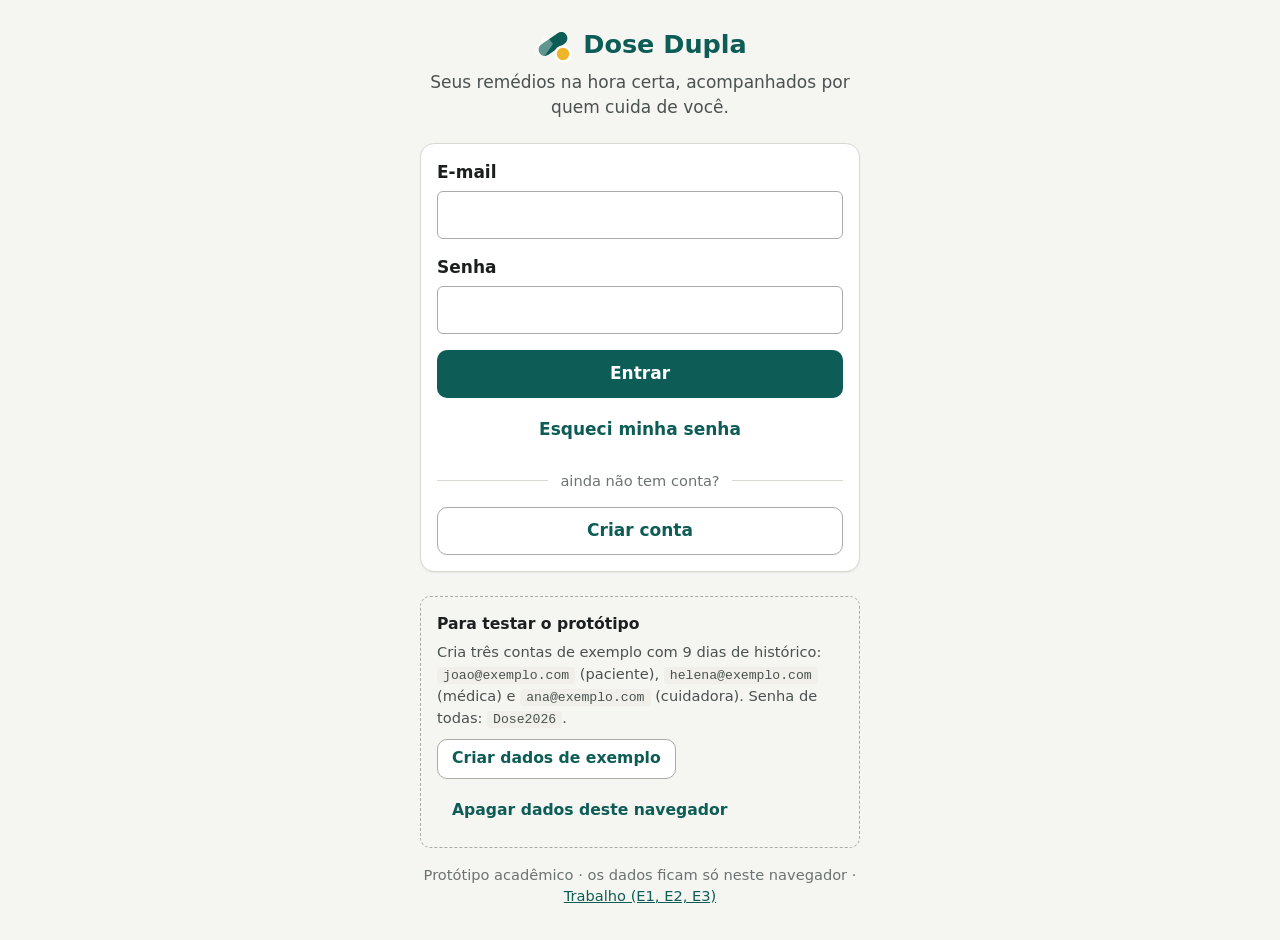
<file: index.html>
<!DOCTYPE html>
<html lang="pt-BR">
<head>
<meta charset="utf-8">
<meta name="viewport" content="width=device-width, initial-scale=1, viewport-fit=cover">
<title>Dose Dupla · Remédios na hora certa</title>
<meta name="description" content="Protótipo do Dose Dupla: controle de remédios e horários, alerta de interações e acompanhamento por médico e cuidador.">
<meta name="theme-color" content="#0d5c55">
<link rel="icon" href="icon.svg" type="image/svg+xml">
<link rel="manifest" href="manifest.webmanifest">
<link rel="stylesheet" href="css/app.css">
</head>
<body>
<div id="app" aria-live="off"><p style="padding:24px">Carregando…</p></div>
<noscript><p style="padding:24px">O Dose Dupla precisa de JavaScript ativado.</p></noscript>
<script type="module" src="js/app.js"></script>
</body>
</html>
</file>
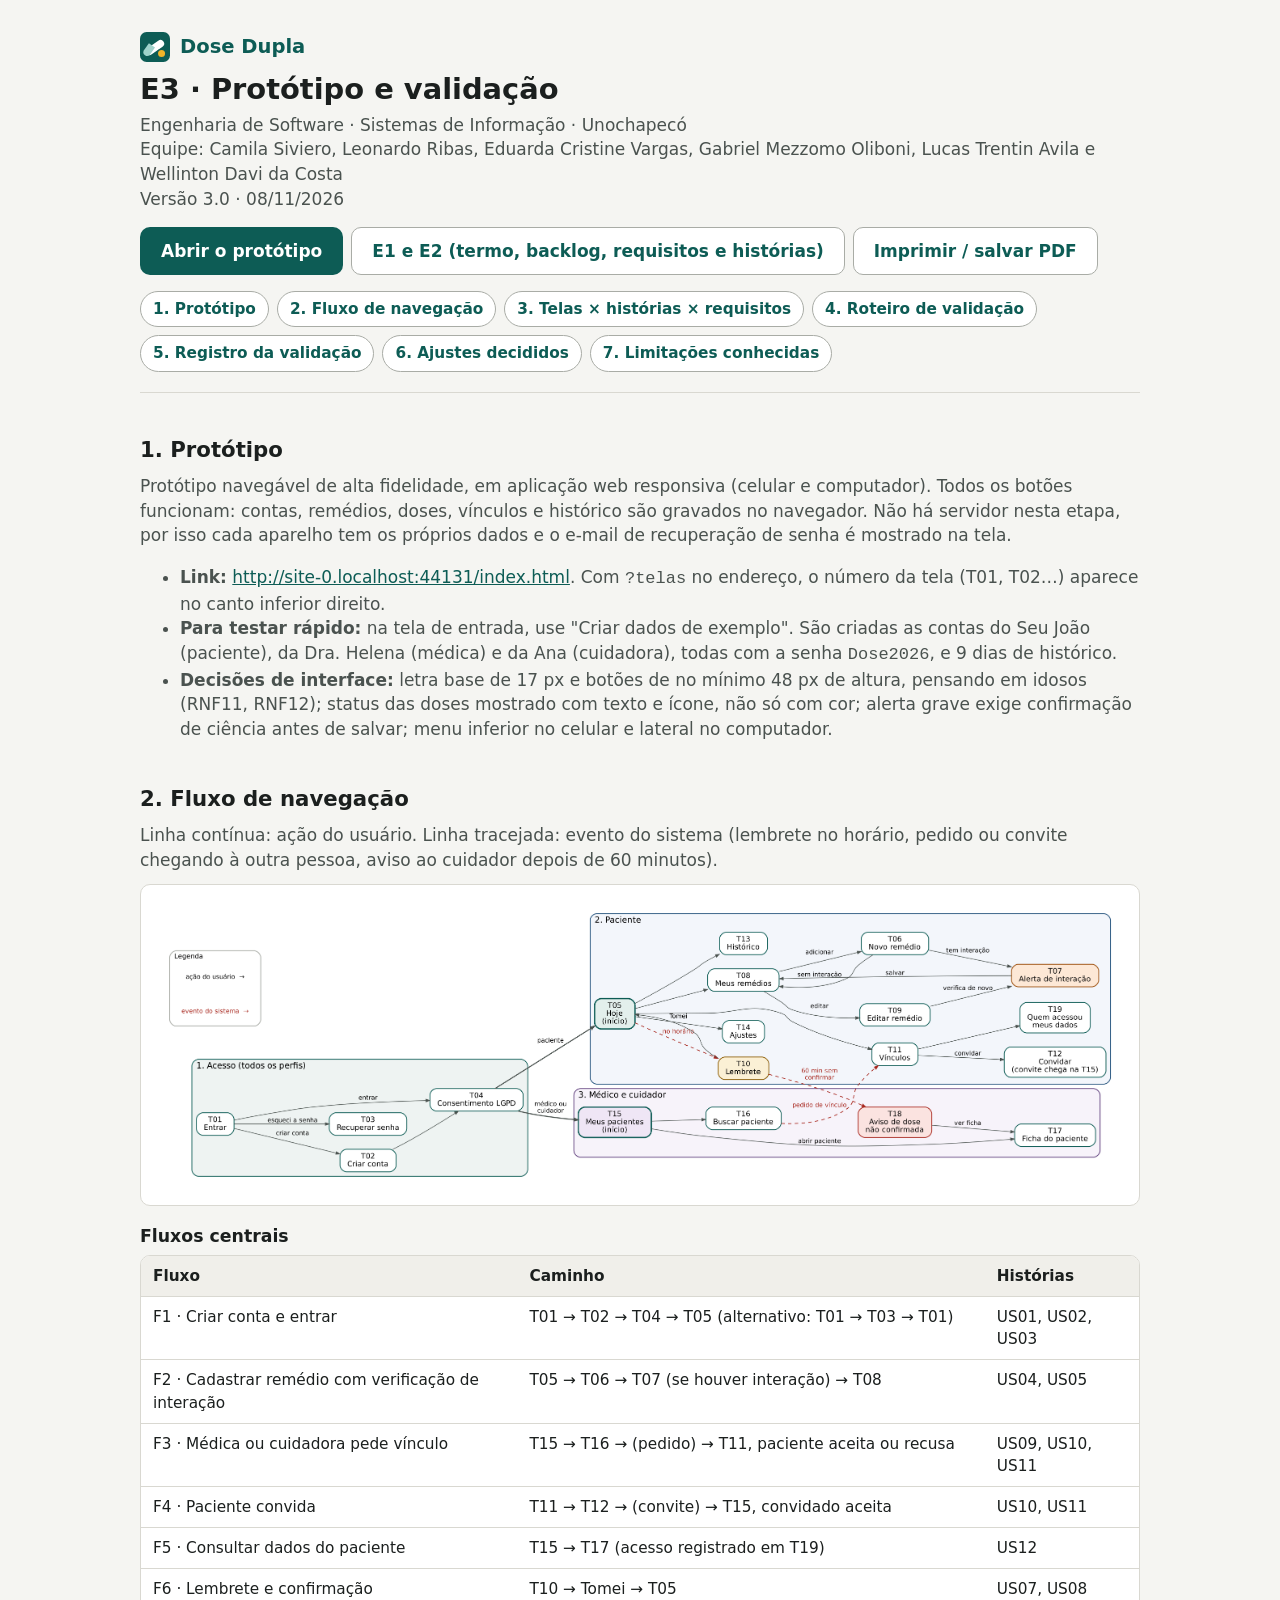
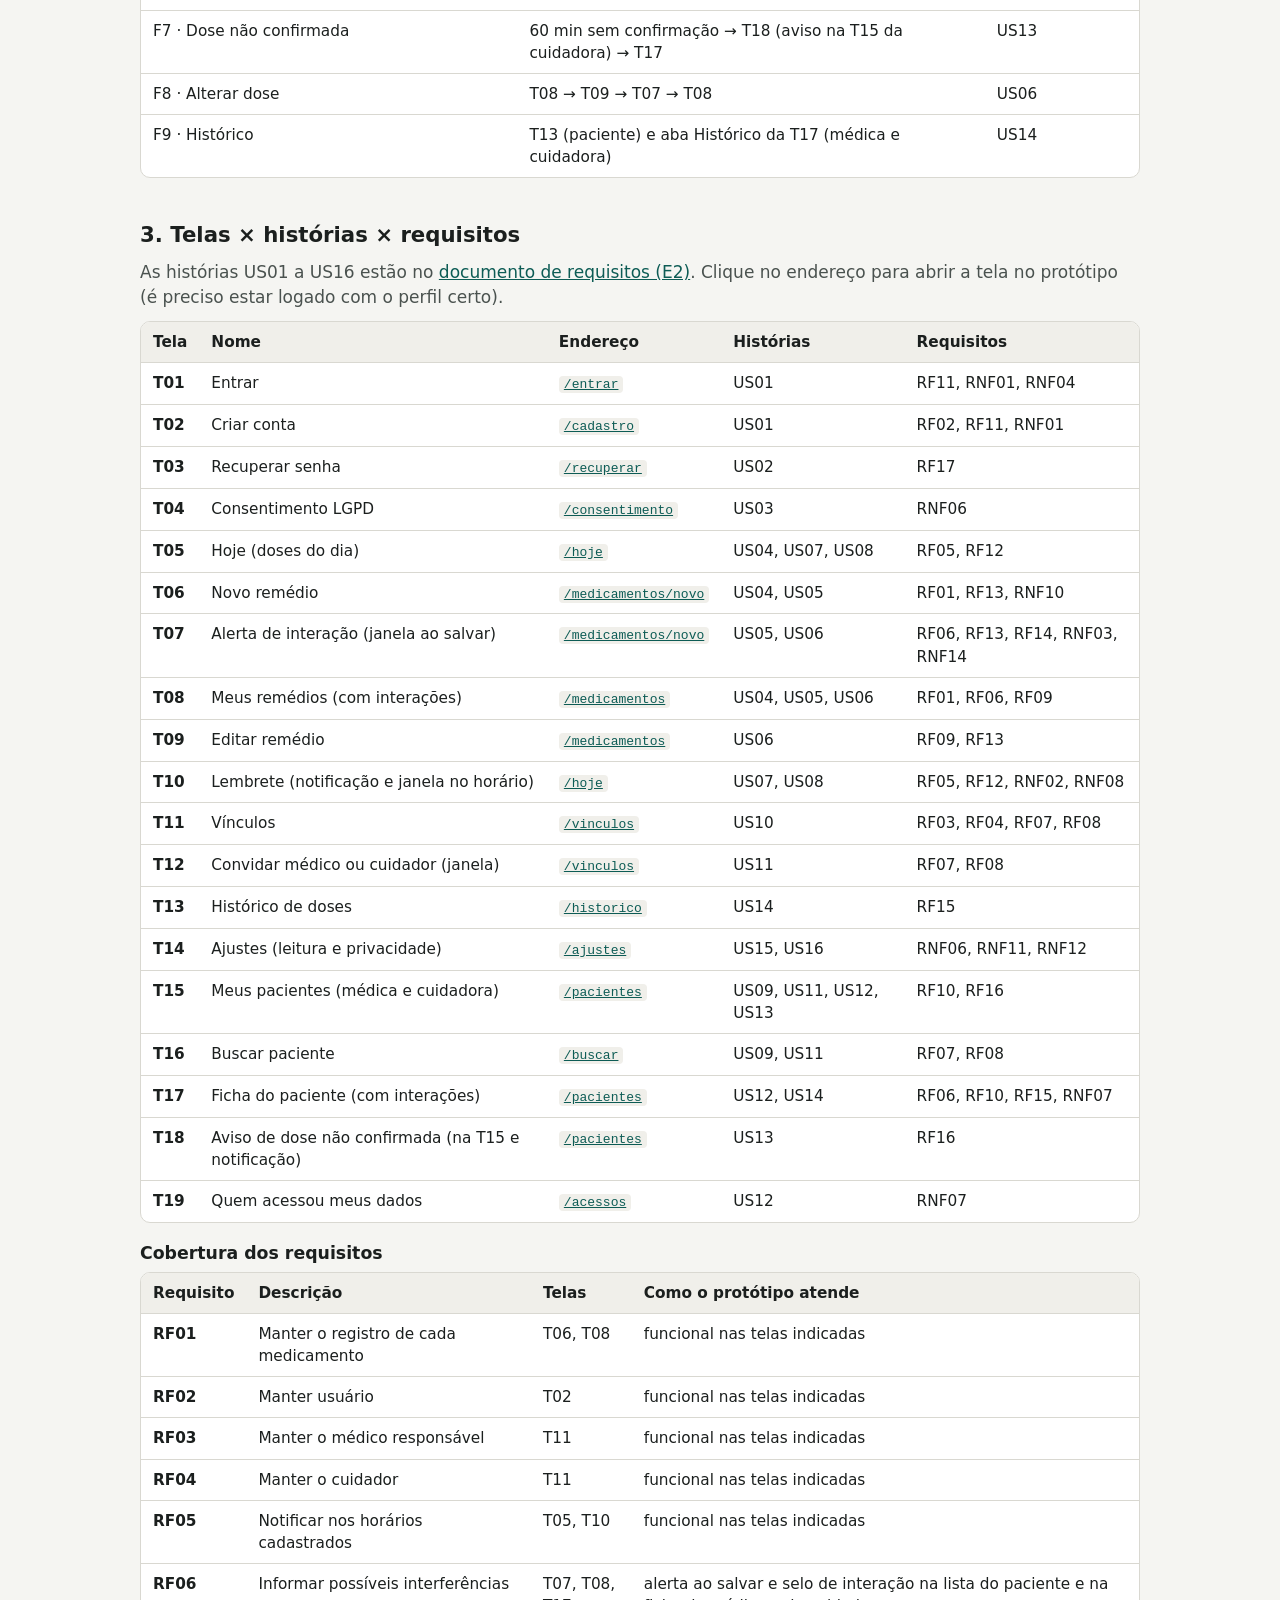
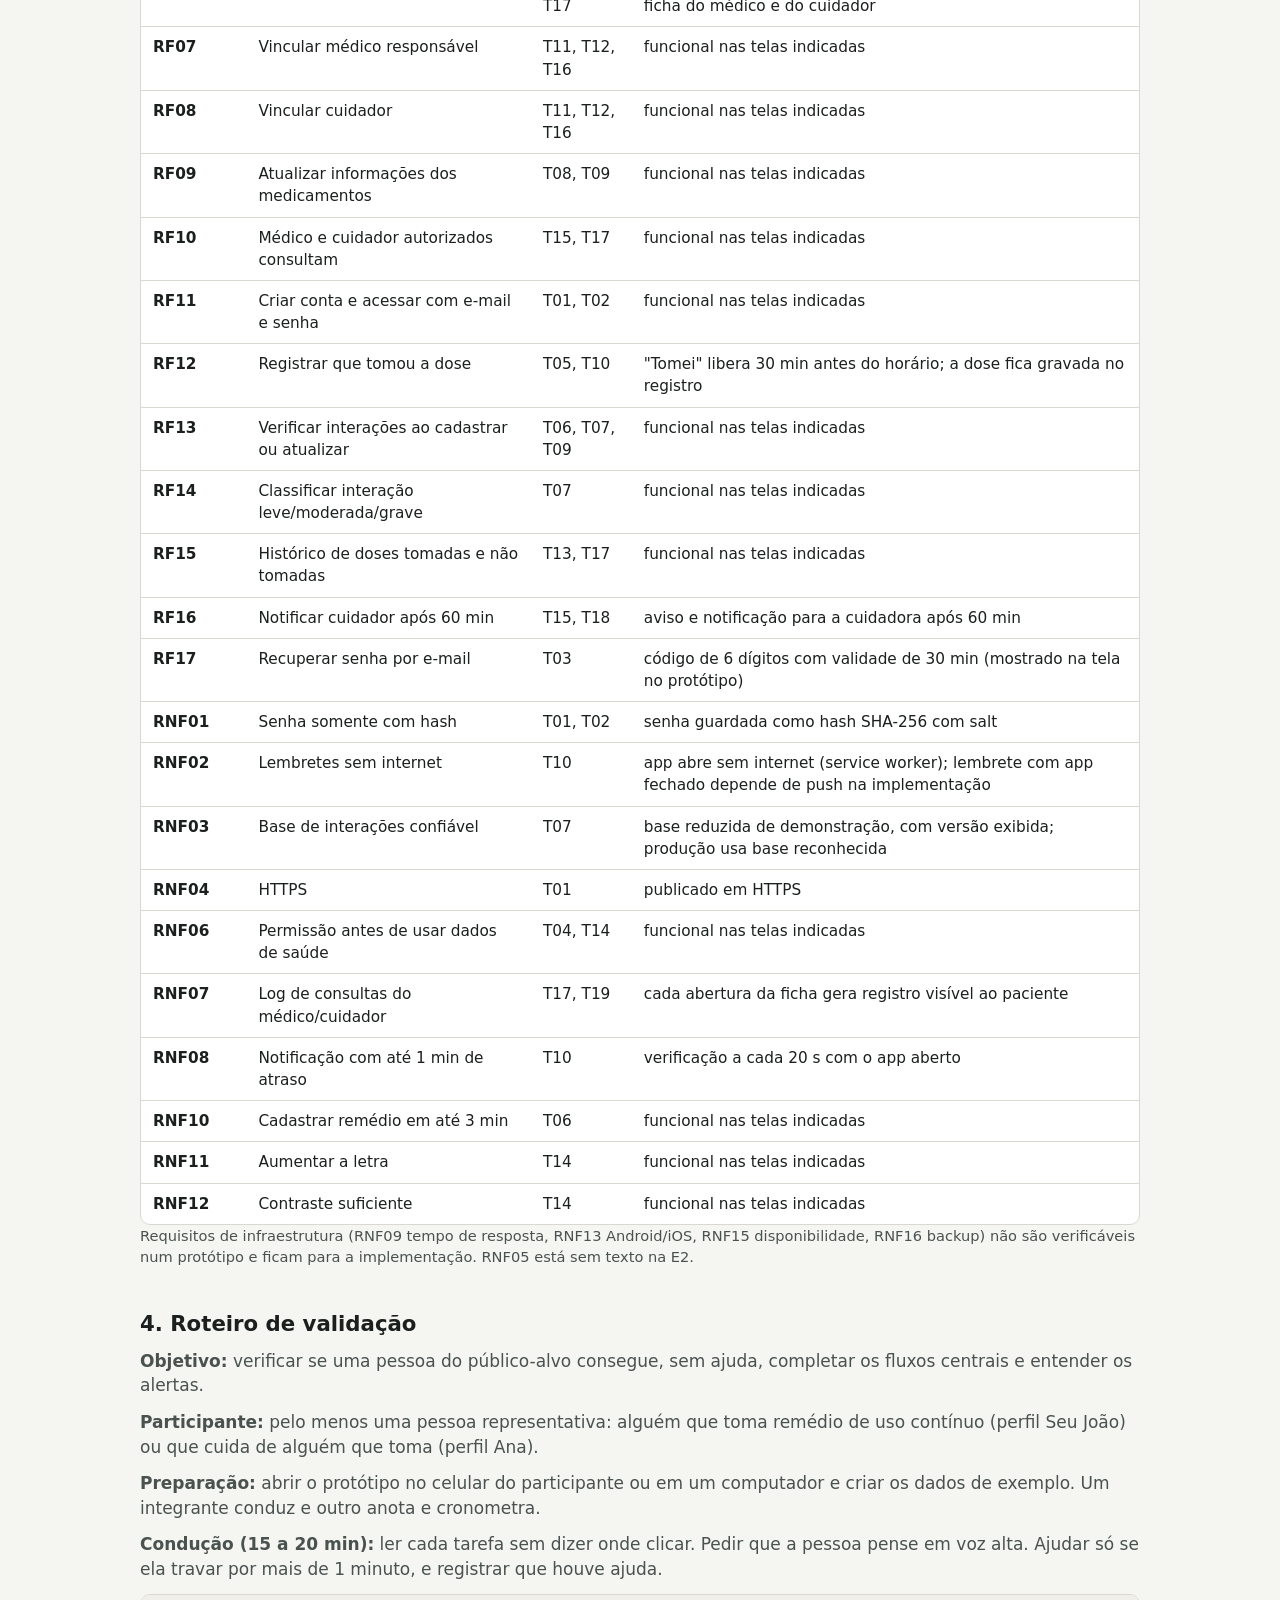
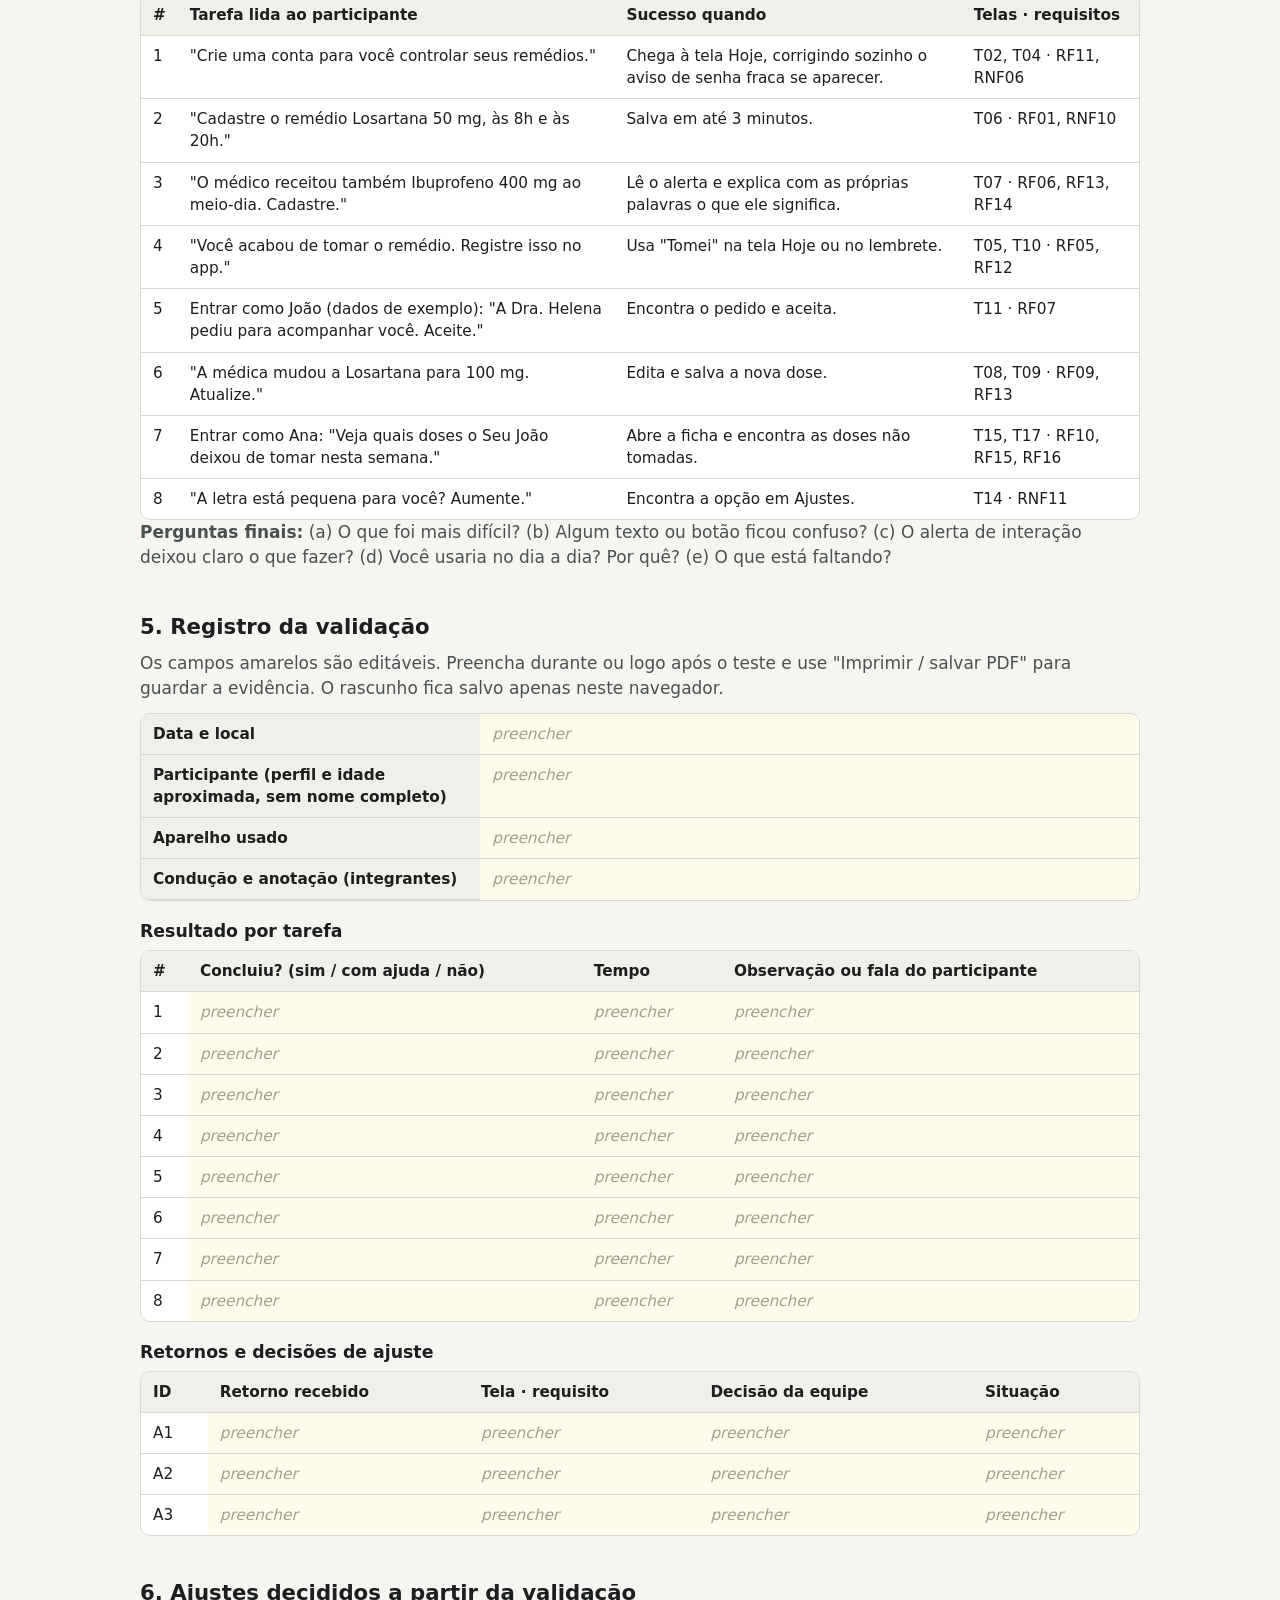
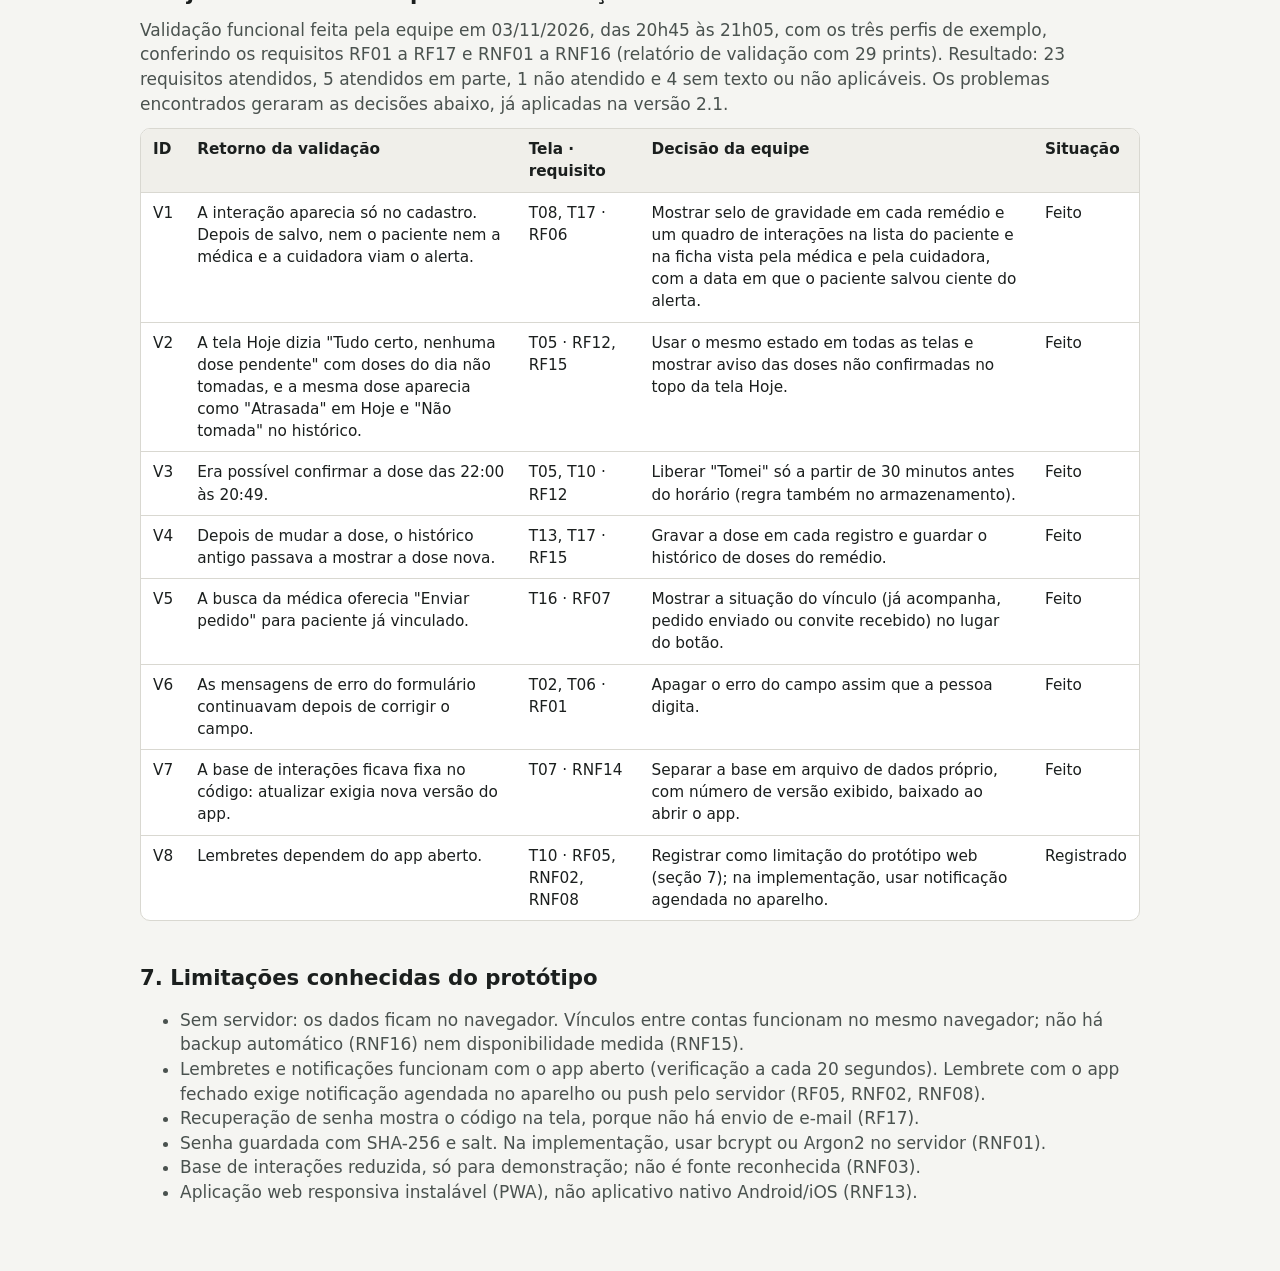
<file: e3.html>
<!DOCTYPE html>
<html lang="pt-BR">
<head>
<meta charset="utf-8">
<meta name="viewport" content="width=device-width, initial-scale=1">
<title>Dose Dupla · E3 Protótipo e validação</title>
<link rel="icon" href="icon.svg" type="image/svg+xml">
<link rel="stylesheet" href="css/app.css">
<style>
body{background:var(--canvas)}
.doc{max-width:1040px;margin:0 auto;padding:32px 20px 64px}
.doc header{border-bottom:1px solid var(--border);padding-bottom:20px;margin-bottom:8px}
.doc h1{font-size:1.7rem;margin:10px 0 6px}
.doc h2{font-size:1.25rem;margin:36px 0 12px;padding-top:8px}
.doc h3{margin:20px 0 8px}
.doc p,.doc li{color:var(--text-2)}
.indice{display:flex;flex-wrap:wrap;gap:8px;margin-top:16px}
.indice a{font-size:.9rem;font-weight:650;text-decoration:none;border:1px solid var(--border-strong);border-radius:999px;padding:6px 12px;background:var(--surface)}
.tbl{width:100%;overflow-x:auto;border:1px solid var(--border);border-radius:var(--r2);background:var(--surface)}
table{border-collapse:collapse;width:100%;font-size:.9rem;min-width:640px}
th,td{border-bottom:1px solid var(--border);padding:9px 12px;text-align:left;vertical-align:top}
th{background:var(--surface-2);font-weight:700;color:var(--text)}
tr:last-child td{border-bottom:0}
td code{font-size:.85em;background:var(--surface-2);padding:1px 5px;border-radius:4px}
td[contenteditable]{background:#fffbea;min-width:110px}
td[contenteditable]:empty::before{content:"preencher";color:#a39e8a;font-style:italic}
.fluxo{background:#fff;border:1px solid var(--border);border-radius:var(--r2);padding:12px;overflow-x:auto}
.fluxo img{width:100%;min-width:900px;display:block}
.acoes{display:flex;gap:8px;flex-wrap:wrap;margin-top:16px}
@media print{.acoes,.indice,.naoimp{display:none!important}.doc{padding:0}h2{break-before:page}h2:first-of-type{break-before:auto}td[contenteditable]{background:none}td[contenteditable]:empty::before{content:""}.tbl{overflow:visible;border:0}table{min-width:0}}
</style>
</head>
<body>
<div class="doc">
<header>
  <div class="marca"><img src="icon.svg" alt="" width="30" height="30">Dose Dupla</div>
  <h1>E3 · Protótipo e validação</h1>
  <p>Engenharia de Software · Sistemas de Informação · Unochapecó<br>
  Equipe: Camila Siviero, Leonardo Ribas, Eduarda Cristine Vargas, Gabriel Mezzomo Oliboni, Lucas Trentin Avila e Wellinton Davi da Costa<br>
  Versão 3.0 · 08/11/2026</p>
  <div class="acoes"><a class="btn btn-primary" href="index.html?telas#/entrar">Abrir o protótipo</a><a class="btn btn-secondary" href="trabalho.html">E1 e E2 (termo, backlog, requisitos e histórias)</a><button class="btn btn-secondary" onclick="window.print()">Imprimir / salvar PDF</button></div>
  <nav class="indice" aria-label="Seções"><a href="#prototipo">1. Protótipo</a><a href="#fluxo">2. Fluxo de navegação</a><a href="#telas">3. Telas × histórias × requisitos</a><a href="#roteiro">4. Roteiro de validação</a><a href="#registro">5. Registro da validação</a><a href="#ajustes">6. Ajustes decididos</a><a href="#limites">7. Limitações conhecidas</a></nav>
</header>

<h2 id="prototipo">1. Protótipo</h2>
<p>Protótipo navegável de alta fidelidade, em aplicação web responsiva (celular e computador). Todos os botões funcionam: contas, remédios, doses, vínculos e histórico são gravados no navegador. Não há servidor nesta etapa, por isso cada aparelho tem os próprios dados e o e-mail de recuperação de senha é mostrado na tela.</p>
<ul>
  <li><b>Link:</b> <a href="index.html?telas#/entrar" id="link-proto">index.html</a>. Com <code>?telas</code> no endereço, o número da tela (T01, T02…) aparece no canto inferior direito.</li>
  <li><b>Para testar rápido:</b> na tela de entrada, use "Criar dados de exemplo". São criadas as contas do Seu João (paciente), da Dra. Helena (médica) e da Ana (cuidadora), todas com a senha <code>Dose2026</code>, e 9 dias de histórico.</li>
  <li><b>Decisões de interface:</b> letra base de 17 px e botões de no mínimo 48 px de altura, pensando em idosos (RNF11, RNF12); status das doses mostrado com texto e ícone, não só com cor; alerta grave exige confirmação de ciência antes de salvar; menu inferior no celular e lateral no computador.</li>
</ul>

<h2 id="fluxo">2. Fluxo de navegação</h2>
<p>Linha contínua: ação do usuário. Linha tracejada: evento do sistema (lembrete no horário, pedido ou convite chegando à outra pessoa, aviso ao cuidador depois de 60 minutos).</p>
<div class="fluxo"><img src="fluxo.png" alt="Diagrama de navegação entre as telas T01 a T19 do Dose Dupla"></div>
<h3>Fluxos centrais</h3>
<div class="tbl"><table>
<tr><th>Fluxo</th><th>Caminho</th><th>Histórias</th></tr>
<tr><td>F1 · Criar conta e entrar</td><td>T01 → T02 → T04 → T05 (alternativo: T01 → T03 → T01)</td><td>US01, US02, US03</td></tr>
<tr><td>F2 · Cadastrar remédio com verificação de interação</td><td>T05 → T06 → T07 (se houver interação) → T08</td><td>US04, US05</td></tr>
<tr><td>F3 · Médica ou cuidadora pede vínculo</td><td>T15 → T16 → (pedido) → T11, paciente aceita ou recusa</td><td>US09, US10, US11</td></tr>
<tr><td>F4 · Paciente convida</td><td>T11 → T12 → (convite) → T15, convidado aceita</td><td>US10, US11</td></tr>
<tr><td>F5 · Consultar dados do paciente</td><td>T15 → T17 (acesso registrado em T19)</td><td>US12</td></tr>
<tr><td>F6 · Lembrete e confirmação</td><td>T10 → Tomei → T05</td><td>US07, US08</td></tr>
<tr><td>F7 · Dose não confirmada</td><td>60 min sem confirmação → T18 (aviso na T15 da cuidadora) → T17</td><td>US13</td></tr>
<tr><td>F8 · Alterar dose</td><td>T08 → T09 → T07 → T08</td><td>US06</td></tr>
<tr><td>F9 · Histórico</td><td>T13 (paciente) e aba Histórico da T17 (médica e cuidadora)</td><td>US14</td></tr>
</table></div>

<h2 id="telas">3. Telas × histórias × requisitos</h2>
<p>As histórias US01 a US16 estão no <a href="trabalho.html#hist">documento de requisitos (E2)</a>. Clique no endereço para abrir a tela no protótipo (é preciso estar logado com o perfil certo).</p>
<div class="tbl"><table id="tab-telas"></table></div>
<h3>Cobertura dos requisitos</h3>
<div class="tbl"><table id="tab-req"></table></div>
<p class="small">Requisitos de infraestrutura (RNF09 tempo de resposta, RNF13 Android/iOS, RNF15 disponibilidade, RNF16 backup) não são verificáveis num protótipo e ficam para a implementação. RNF05 está sem texto na E2.</p>

<h2 id="roteiro">4. Roteiro de validação</h2>
<p><b>Objetivo:</b> verificar se uma pessoa do público-alvo consegue, sem ajuda, completar os fluxos centrais e entender os alertas.</p>
<p><b>Participante:</b> pelo menos uma pessoa representativa: alguém que toma remédio de uso contínuo (perfil Seu João) ou que cuida de alguém que toma (perfil Ana).</p>
<p><b>Preparação:</b> abrir o protótipo no celular do participante ou em um computador e criar os dados de exemplo. Um integrante conduz e outro anota e cronometra.</p>
<p><b>Condução (15 a 20 min):</b> ler cada tarefa sem dizer onde clicar. Pedir que a pessoa pense em voz alta. Ajudar só se ela travar por mais de 1 minuto, e registrar que houve ajuda.</p>
<div class="tbl"><table>
<tr><th>#</th><th>Tarefa lida ao participante</th><th>Sucesso quando</th><th>Telas · requisitos</th></tr>
<tr><td>1</td><td>"Crie uma conta para você controlar seus remédios."</td><td>Chega à tela Hoje, corrigindo sozinho o aviso de senha fraca se aparecer.</td><td>T02, T04 · RF11, RNF06</td></tr>
<tr><td>2</td><td>"Cadastre o remédio Losartana 50 mg, às 8h e às 20h."</td><td>Salva em até 3 minutos.</td><td>T06 · RF01, RNF10</td></tr>
<tr><td>3</td><td>"O médico receitou também Ibuprofeno 400 mg ao meio-dia. Cadastre."</td><td>Lê o alerta e explica com as próprias palavras o que ele significa.</td><td>T07 · RF06, RF13, RF14</td></tr>
<tr><td>4</td><td>"Você acabou de tomar o remédio. Registre isso no app."</td><td>Usa "Tomei" na tela Hoje ou no lembrete.</td><td>T05, T10 · RF05, RF12</td></tr>
<tr><td>5</td><td>Entrar como João (dados de exemplo): "A Dra. Helena pediu para acompanhar você. Aceite."</td><td>Encontra o pedido e aceita.</td><td>T11 · RF07</td></tr>
<tr><td>6</td><td>"A médica mudou a Losartana para 100 mg. Atualize."</td><td>Edita e salva a nova dose.</td><td>T08, T09 · RF09, RF13</td></tr>
<tr><td>7</td><td>Entrar como Ana: "Veja quais doses o Seu João deixou de tomar nesta semana."</td><td>Abre a ficha e encontra as doses não tomadas.</td><td>T15, T17 · RF10, RF15, RF16</td></tr>
<tr><td>8</td><td>"A letra está pequena para você? Aumente."</td><td>Encontra a opção em Ajustes.</td><td>T14 · RNF11</td></tr>
</table></div>
<p><b>Perguntas finais:</b> (a) O que foi mais difícil? (b) Algum texto ou botão ficou confuso? (c) O alerta de interação deixou claro o que fazer? (d) Você usaria no dia a dia? Por quê? (e) O que está faltando?</p>

<h2 id="registro">5. Registro da validação</h2>
<p class="naoimp">Os campos amarelos são editáveis. Preencha durante ou logo após o teste e use "Imprimir / salvar PDF" para guardar a evidência. O rascunho fica salvo apenas neste navegador.</p>
<div class="tbl"><table>
<tr><th style="width:34%">Data e local</th><td contenteditable data-k="data"></td></tr>
<tr><th>Participante (perfil e idade aproximada, sem nome completo)</th><td contenteditable data-k="part"></td></tr>
<tr><th>Aparelho usado</th><td contenteditable data-k="disp"></td></tr>
<tr><th>Condução e anotação (integrantes)</th><td contenteditable data-k="cond"></td></tr>
</table></div>
<h3>Resultado por tarefa</h3>
<div class="tbl"><table id="tab-res"></table></div>
<h3>Retornos e decisões de ajuste</h3>
<div class="tbl"><table>
<tr><th>ID</th><th>Retorno recebido</th><th>Tela · requisito</th><th>Decisão da equipe</th><th>Situação</th></tr>
<tr><td>A1</td><td contenteditable data-k="a1a"></td><td contenteditable data-k="a1b"></td><td contenteditable data-k="a1c"></td><td contenteditable data-k="a1d"></td></tr>
<tr><td>A2</td><td contenteditable data-k="a2a"></td><td contenteditable data-k="a2b"></td><td contenteditable data-k="a2c"></td><td contenteditable data-k="a2d"></td></tr>
<tr><td>A3</td><td contenteditable data-k="a3a"></td><td contenteditable data-k="a3b"></td><td contenteditable data-k="a3c"></td><td contenteditable data-k="a3d"></td></tr>
</table></div>

<h2 id="ajustes">6. Ajustes decididos a partir da validação</h2>
<p>Validação funcional feita pela equipe em 03/11/2026, das 20h45 às 21h05, com os três perfis de exemplo, conferindo os requisitos RF01 a RF17 e RNF01 a RNF16 (relatório de validação com 29 prints). Resultado: 23 requisitos atendidos, 5 atendidos em parte, 1 não atendido e 4 sem texto ou não aplicáveis. Os problemas encontrados geraram as decisões abaixo, já aplicadas na versão 2.1.</p>
<div class="tbl"><table>
<tr><th>ID</th><th>Retorno da validação</th><th>Tela · requisito</th><th>Decisão da equipe</th><th>Situação</th></tr>
<tr><td>V1</td><td>A interação aparecia só no cadastro. Depois de salvo, nem o paciente nem a médica e a cuidadora viam o alerta.</td><td>T08, T17 · RF06</td><td>Mostrar selo de gravidade em cada remédio e um quadro de interações na lista do paciente e na ficha vista pela médica e pela cuidadora, com a data em que o paciente salvou ciente do alerta.</td><td>Feito</td></tr>
<tr><td>V2</td><td>A tela Hoje dizia "Tudo certo, nenhuma dose pendente" com doses do dia não tomadas, e a mesma dose aparecia como "Atrasada" em Hoje e "Não tomada" no histórico.</td><td>T05 · RF12, RF15</td><td>Usar o mesmo estado em todas as telas e mostrar aviso das doses não confirmadas no topo da tela Hoje.</td><td>Feito</td></tr>
<tr><td>V3</td><td>Era possível confirmar a dose das 22:00 às 20:49.</td><td>T05, T10 · RF12</td><td>Liberar "Tomei" só a partir de 30 minutos antes do horário (regra também no armazenamento).</td><td>Feito</td></tr>
<tr><td>V4</td><td>Depois de mudar a dose, o histórico antigo passava a mostrar a dose nova.</td><td>T13, T17 · RF15</td><td>Gravar a dose em cada registro e guardar o histórico de doses do remédio.</td><td>Feito</td></tr>
<tr><td>V5</td><td>A busca da médica oferecia "Enviar pedido" para paciente já vinculado.</td><td>T16 · RF07</td><td>Mostrar a situação do vínculo (já acompanha, pedido enviado ou convite recebido) no lugar do botão.</td><td>Feito</td></tr>
<tr><td>V6</td><td>As mensagens de erro do formulário continuavam depois de corrigir o campo.</td><td>T02, T06 · RF01</td><td>Apagar o erro do campo assim que a pessoa digita.</td><td>Feito</td></tr>
<tr><td>V7</td><td>A base de interações ficava fixa no código: atualizar exigia nova versão do app.</td><td>T07 · RNF14</td><td>Separar a base em arquivo de dados próprio, com número de versão exibido, baixado ao abrir o app.</td><td>Feito</td></tr>
<tr><td>V8</td><td>Lembretes dependem do app aberto.</td><td>T10 · RF05, RNF02, RNF08</td><td>Registrar como limitação do protótipo web (seção 7); na implementação, usar notificação agendada no aparelho.</td><td>Registrado</td></tr>
</table></div>

<h2 id="limites">7. Limitações conhecidas do protótipo</h2>
<ul>
  <li>Sem servidor: os dados ficam no navegador. Vínculos entre contas funcionam no mesmo navegador; não há backup automático (RNF16) nem disponibilidade medida (RNF15).</li>
  <li>Lembretes e notificações funcionam com o app aberto (verificação a cada 20 segundos). Lembrete com o app fechado exige notificação agendada no aparelho ou push pelo servidor (RF05, RNF02, RNF08).</li>
  <li>Recuperação de senha mostra o código na tela, porque não há envio de e-mail (RF17).</li>
  <li>Senha guardada com SHA-256 e salt. Na implementação, usar bcrypt ou Argon2 no servidor (RNF01).</li>
  <li>Base de interações reduzida, só para demonstração; não é fonte reconhecida (RNF03).</li>
  <li>Aplicação web responsiva instalável (PWA), não aplicativo nativo Android/iOS (RNF13).</li>
</ul>
</div>
<script>
const TELAS=[
["T01","Entrar","/entrar","US01","RF11, RNF01, RNF04"],
["T02","Criar conta","/cadastro","US01","RF02, RF11, RNF01"],
["T03","Recuperar senha","/recuperar","US02","RF17"],
["T04","Consentimento LGPD","/consentimento","US03","RNF06"],
["T05","Hoje (doses do dia)","/hoje","US04, US07, US08","RF05, RF12"],
["T06","Novo remédio","/medicamentos/novo","US04, US05","RF01, RF13, RNF10"],
["T07","Alerta de interação (janela ao salvar)","/medicamentos/novo","US05, US06","RF06, RF13, RF14, RNF03, RNF14"],
["T08","Meus remédios (com interações)","/medicamentos","US04, US05, US06","RF01, RF06, RF09"],
["T09","Editar remédio","/medicamentos","US06","RF09, RF13"],
["T10","Lembrete (notificação e janela no horário)","/hoje","US07, US08","RF05, RF12, RNF02, RNF08"],
["T11","Vínculos","/vinculos","US10","RF03, RF04, RF07, RF08"],
["T12","Convidar médico ou cuidador (janela)","/vinculos","US11","RF07, RF08"],
["T13","Histórico de doses","/historico","US14","RF15"],
["T14","Ajustes (leitura e privacidade)","/ajustes","US15, US16","RNF06, RNF11, RNF12"],
["T15","Meus pacientes (médica e cuidadora)","/pacientes","US09, US11, US12, US13","RF10, RF16"],
["T16","Buscar paciente","/buscar","US09, US11","RF07, RF08"],
["T17","Ficha do paciente (com interações)","/pacientes","US12, US14","RF06, RF10, RF15, RNF07"],
["T18","Aviso de dose não confirmada (na T15 e notificação)","/pacientes","US13","RF16"],
["T19","Quem acessou meus dados","/acessos","US12","RNF07"]];
const REQ={RF01:"Manter o registro de cada medicamento",RF02:"Manter usuário",RF03:"Manter o médico responsável",RF04:"Manter o cuidador",RF05:"Notificar nos horários cadastrados",RF06:"Informar possíveis interferências",RF07:"Vincular médico responsável",RF08:"Vincular cuidador",RF09:"Atualizar informações dos medicamentos",RF10:"Médico e cuidador autorizados consultam",RF11:"Criar conta e acessar com e-mail e senha",RF12:"Registrar que tomou a dose",RF13:"Verificar interações ao cadastrar ou atualizar",RF14:"Classificar interação leve/moderada/grave",RF15:"Histórico de doses tomadas e não tomadas",RF16:"Notificar cuidador após 60 min",RF17:"Recuperar senha por e-mail",RNF01:"Senha somente com hash",RNF02:"Lembretes sem internet",RNF03:"Base de interações confiável",RNF04:"HTTPS",RNF06:"Permissão antes de usar dados de saúde",RNF07:"Log de consultas do médico/cuidador",RNF08:"Notificação com até 1 min de atraso",RNF10:"Cadastrar remédio em até 3 min",RNF11:"Aumentar a letra",RNF12:"Contraste suficiente"};
const COMO={RNF01:"senha guardada como hash SHA-256 com salt",RNF02:"app abre sem internet (service worker); lembrete com app fechado depende de push na implementação",RNF03:"base reduzida de demonstração, com versão exibida; produção usa base reconhecida",RNF14:"base em arquivo separado (dados/interacoes.json), baixada ao abrir o app; atualizar a base não exige mudar o código",RF06:"alerta ao salvar e selo de interação na lista do paciente e na ficha do médico e do cuidador",RF12:"\"Tomei\" libera 30 min antes do horário; a dose fica gravada no registro",RNF04:"publicado em HTTPS",RNF08:"verificação a cada 20 s com o app aberto",RF17:"código de 6 dígitos com validade de 30 min (mostrado na tela no protótipo)",RF16:"aviso e notificação para a cuidadora após 60 min",RNF07:"cada abertura da ficha gera registro visível ao paciente"};
document.getElementById("tab-telas").innerHTML="<tr><th>Tela</th><th>Nome</th><th>Endereço</th><th>Histórias</th><th>Requisitos</th></tr>"+TELAS.map(t=>`<tr><td><b>${t[0]}</b></td><td>${t[1]}</td><td><a href="index.html?telas#${t[2]}"><code>${t[2]}</code></a></td><td>${t[3]}</td><td>${t[4]}</td></tr>`).join("");
document.getElementById("tab-req").innerHTML="<tr><th>Requisito</th><th>Descrição</th><th>Telas</th><th>Como o protótipo atende</th></tr>"+Object.keys(REQ).map(r=>{const ts=TELAS.filter(t=>t[4].split(", ").includes(r)).map(t=>t[0]);return `<tr><td><b>${r}</b></td><td>${REQ[r]}</td><td>${ts.join(", ")}</td><td>${COMO[r]||"funcional nas telas indicadas"}</td></tr>`}).join("");
document.getElementById("tab-res").innerHTML="<tr><th>#</th><th>Concluiu? (sim / com ajuda / não)</th><th>Tempo</th><th>Observação ou fala do participante</th></tr>"+[1,2,3,4,5,6,7,8].map(i=>`<tr><td>${i}</td><td contenteditable data-k="r${i}a"></td><td contenteditable data-k="r${i}b"></td><td contenteditable data-k="r${i}c"></td></tr>`).join("");
document.getElementById("link-proto").textContent=new URL("index.html",location.href).href.replace(/^file:.*/,"index.html");
document.querySelectorAll("td[contenteditable]").forEach(td=>{
  try{const v=localStorage.getItem("dd-e3-"+td.dataset.k);if(v)td.textContent=v;}catch(e){}
  td.addEventListener("input",()=>{try{localStorage.setItem("dd-e3-"+td.dataset.k,td.textContent);}catch(e){}});
});
</script>
</body>
</html>
</file>
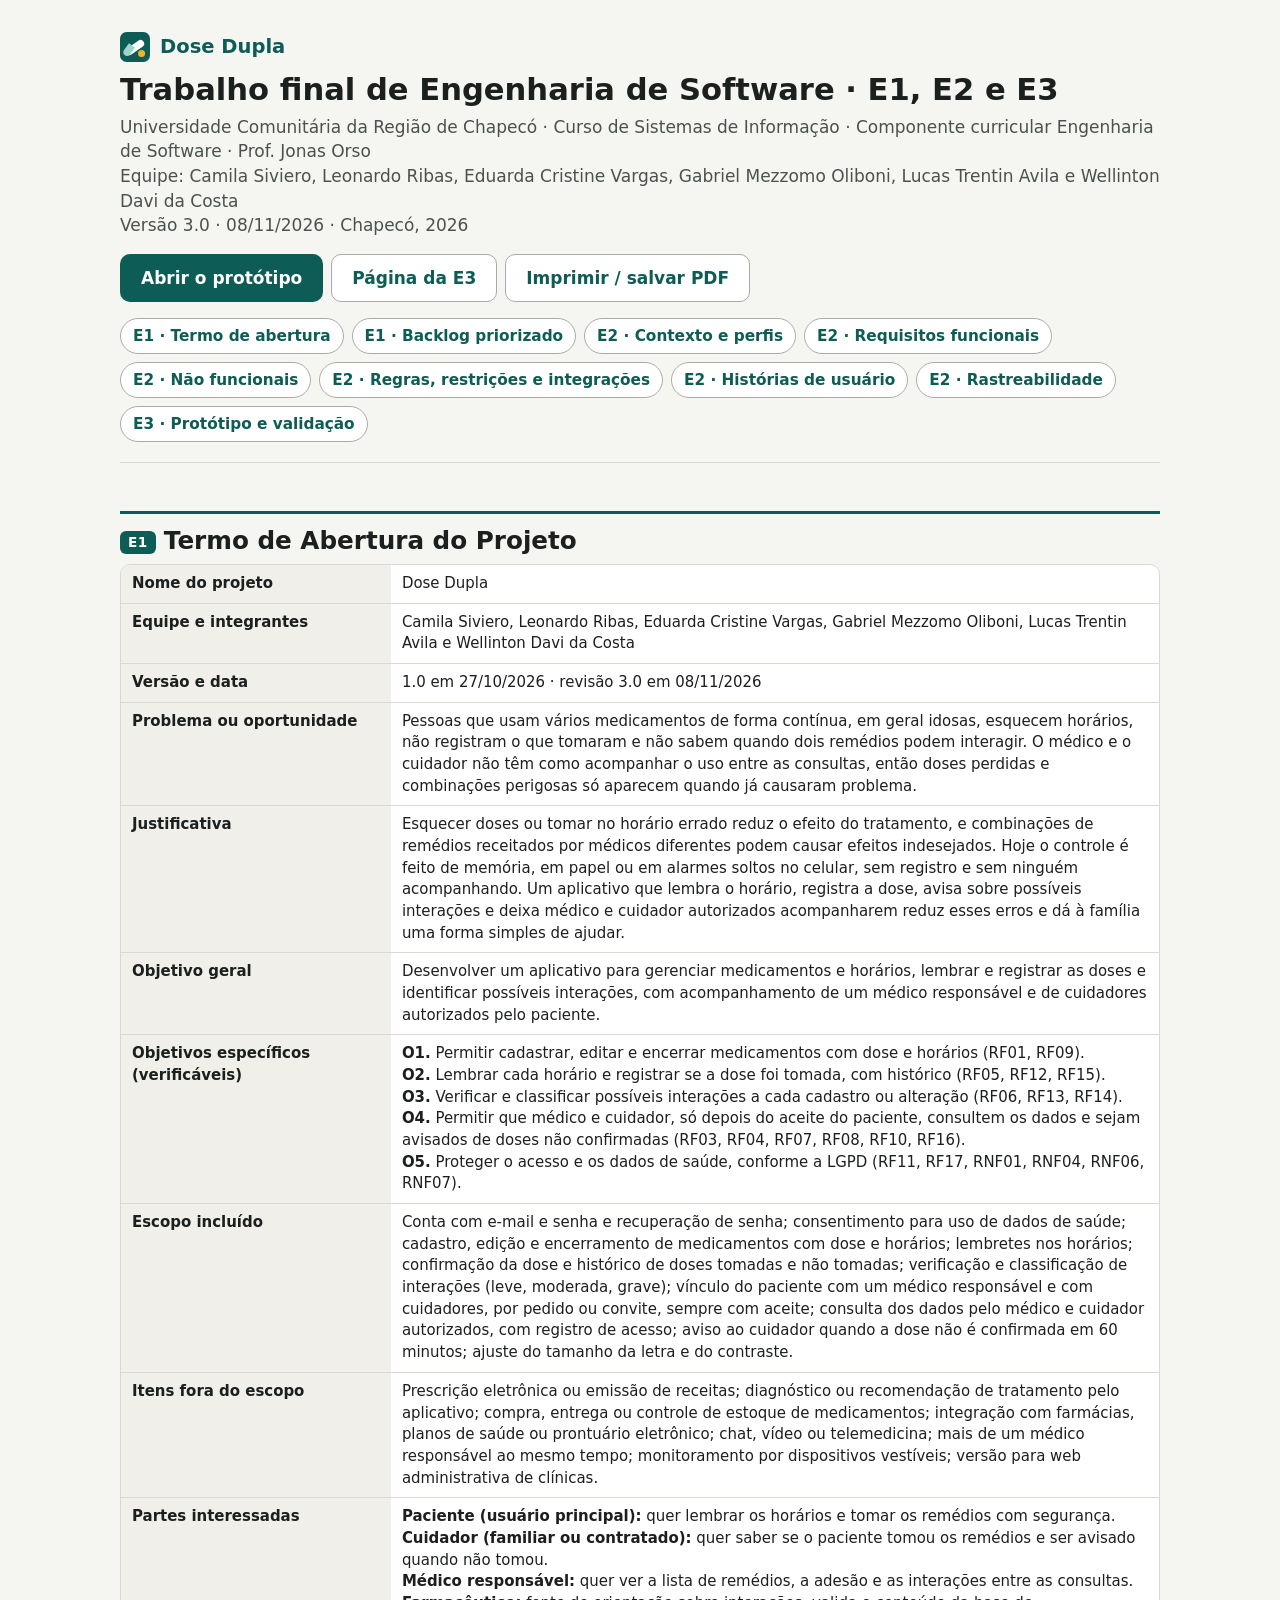
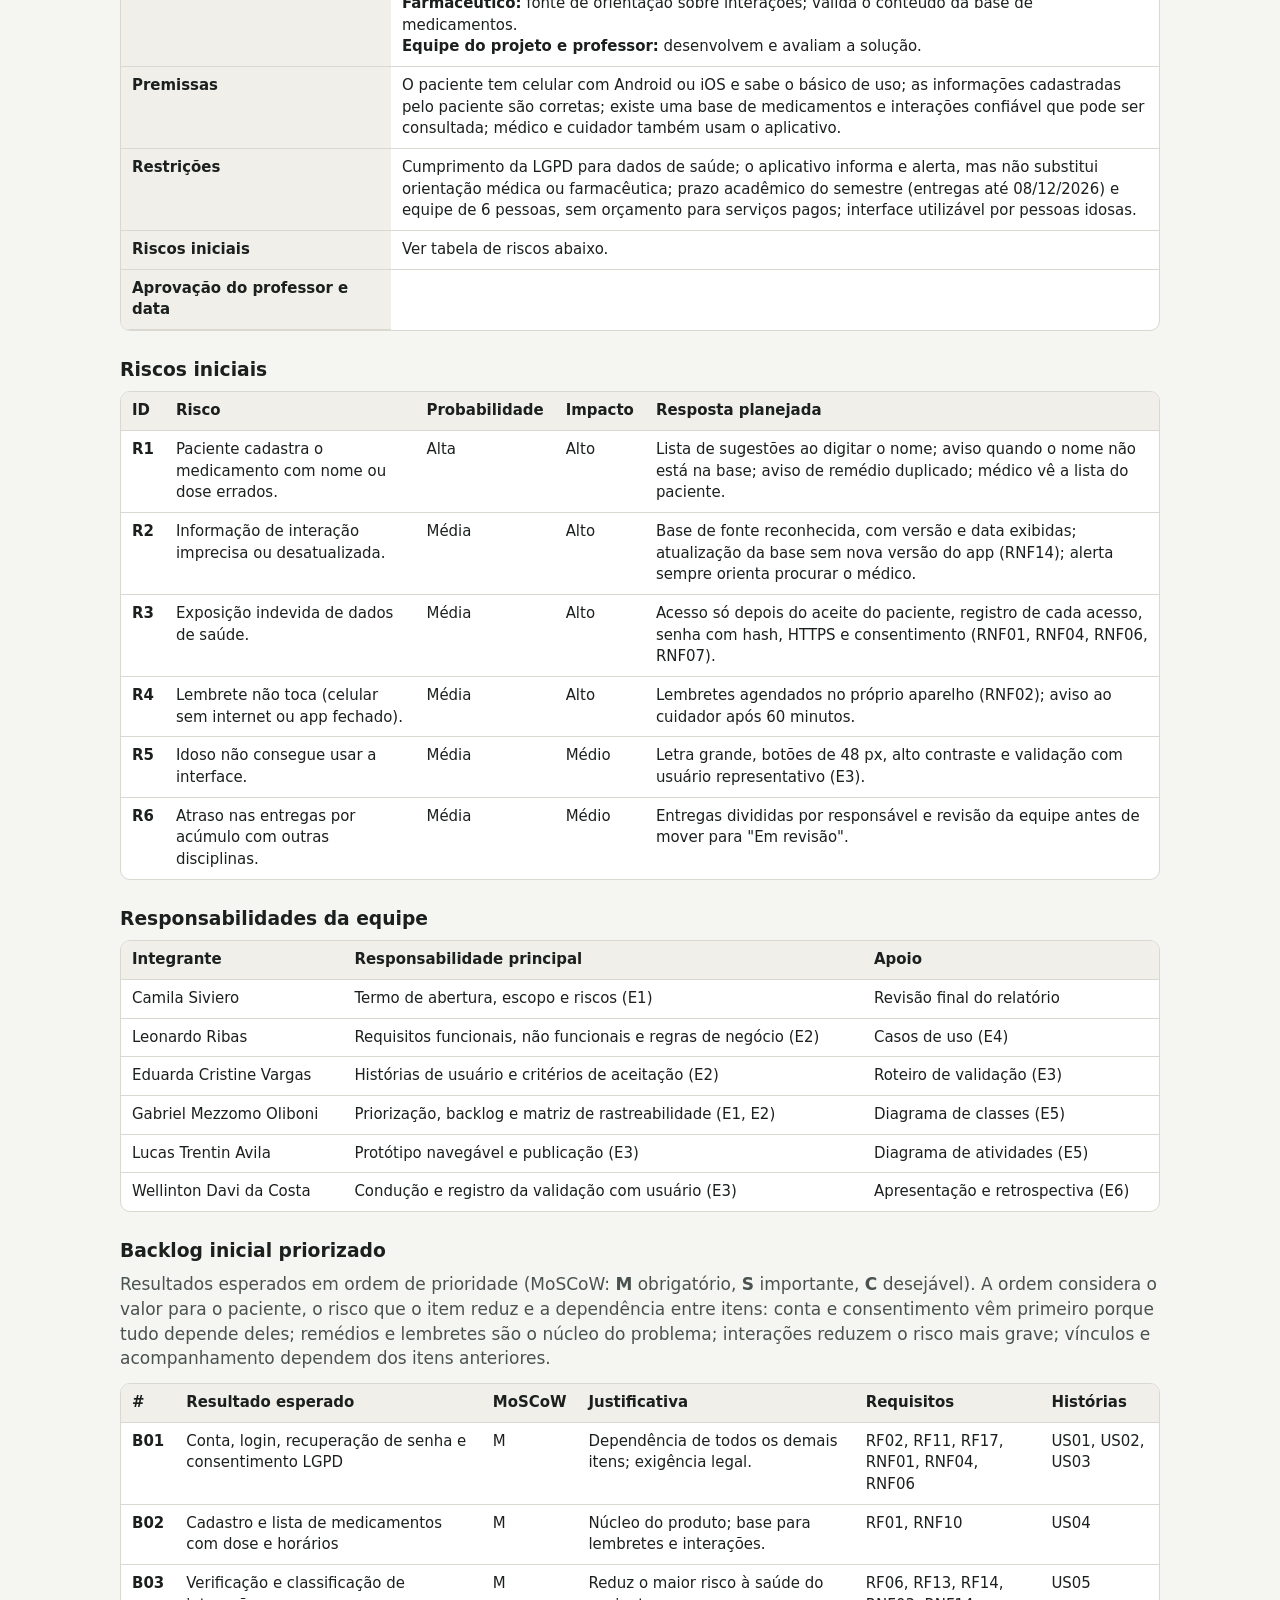
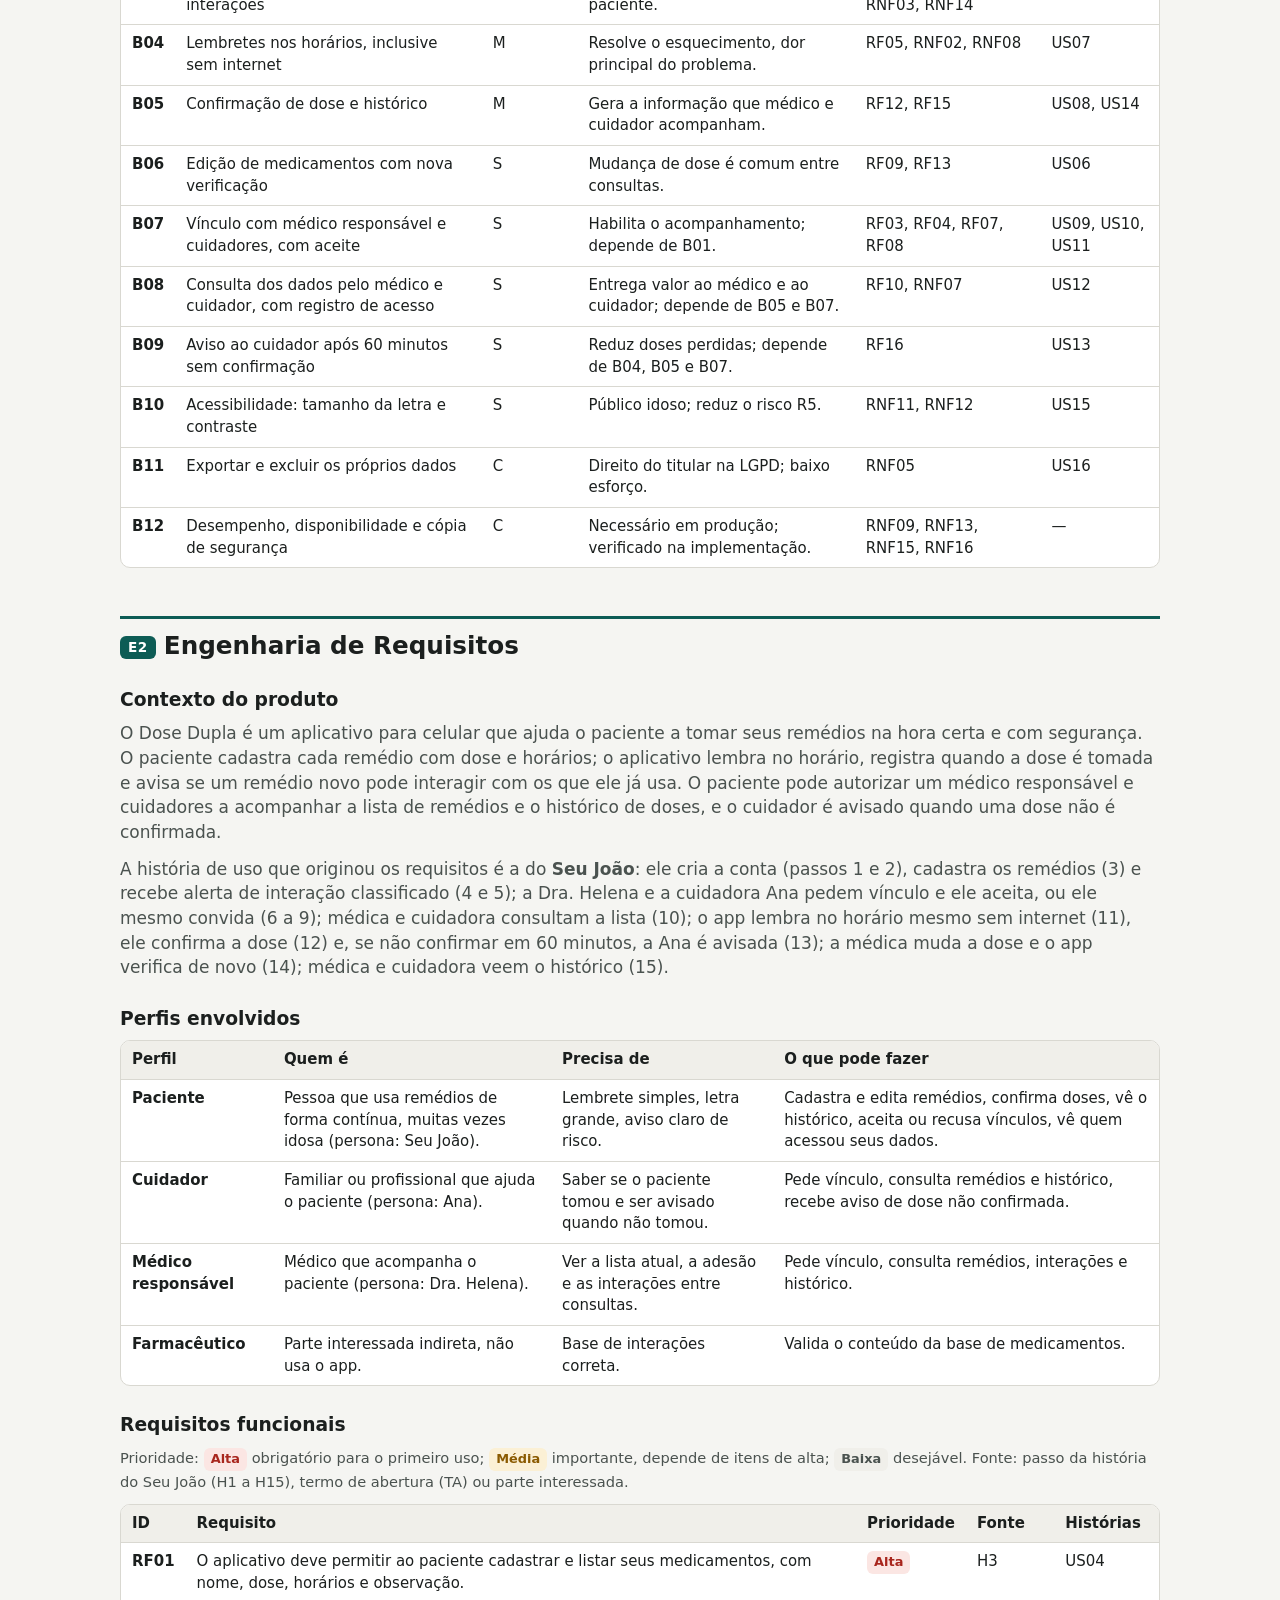
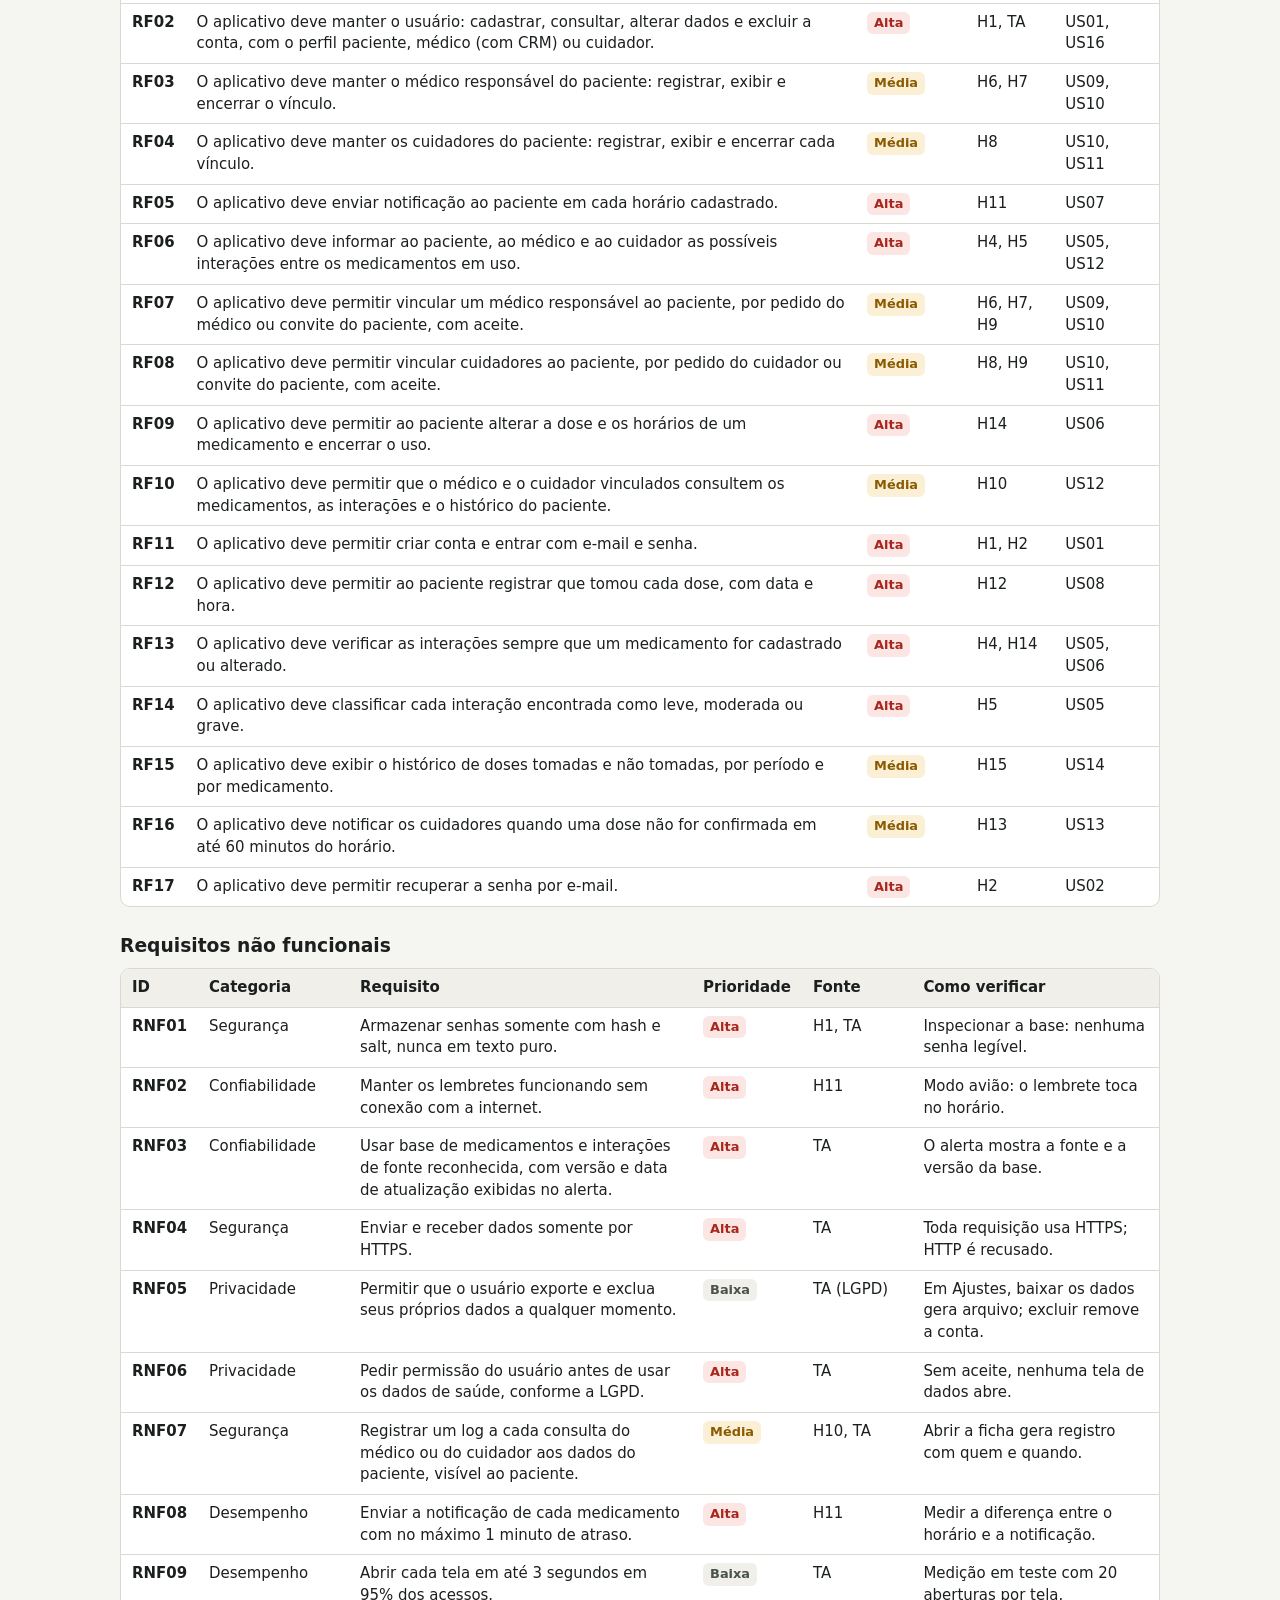
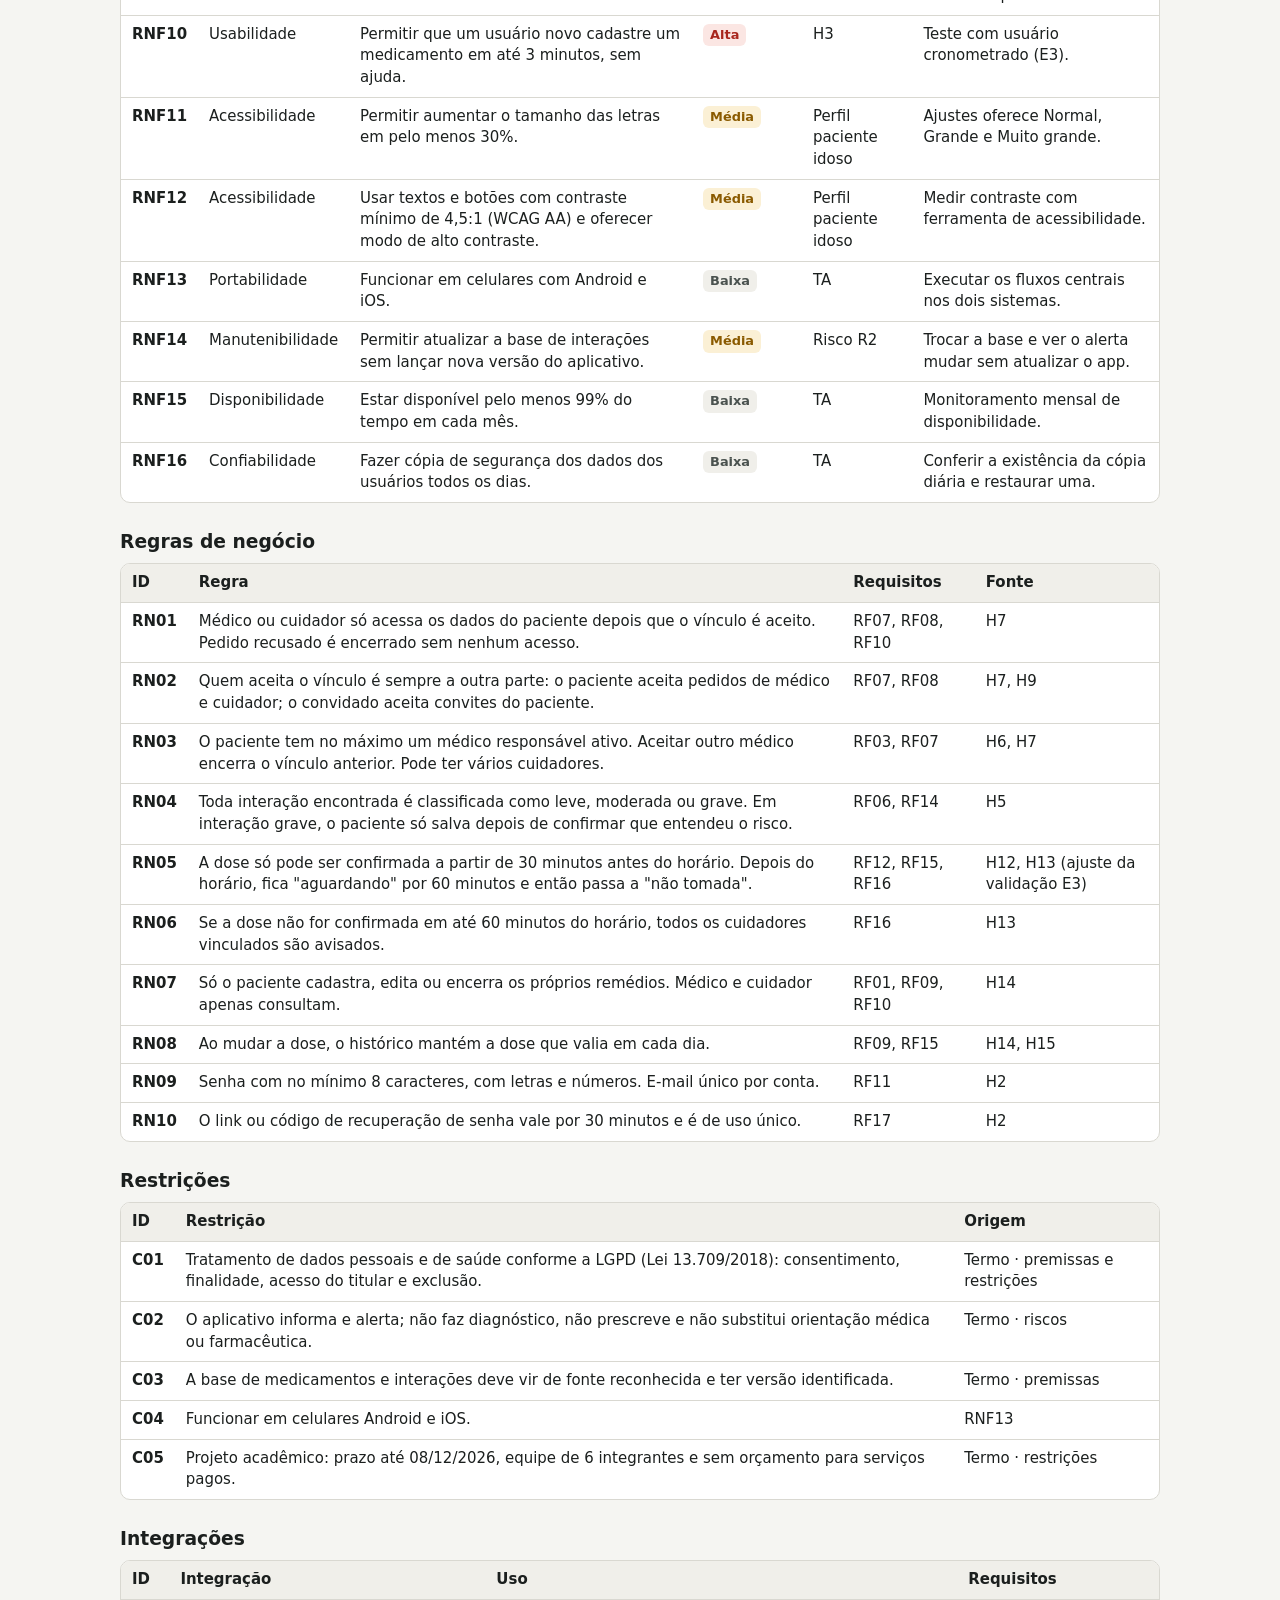
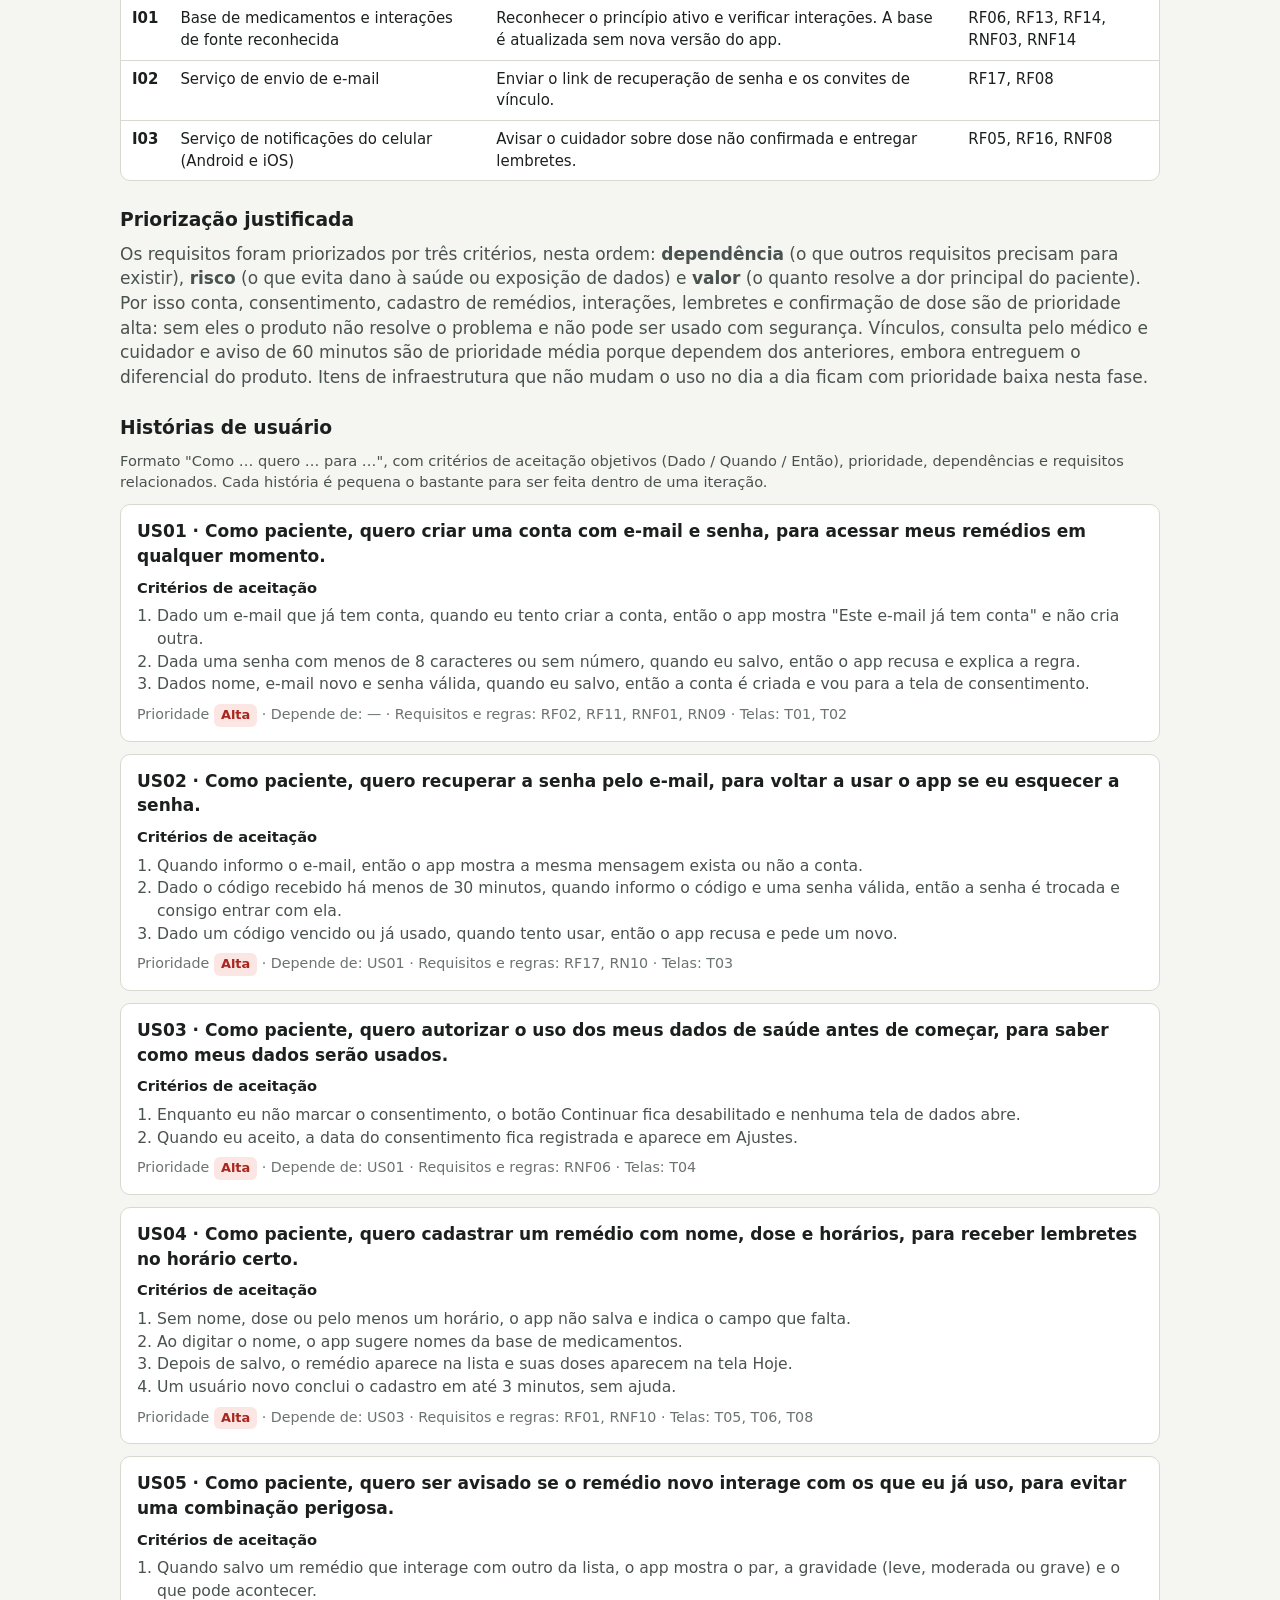
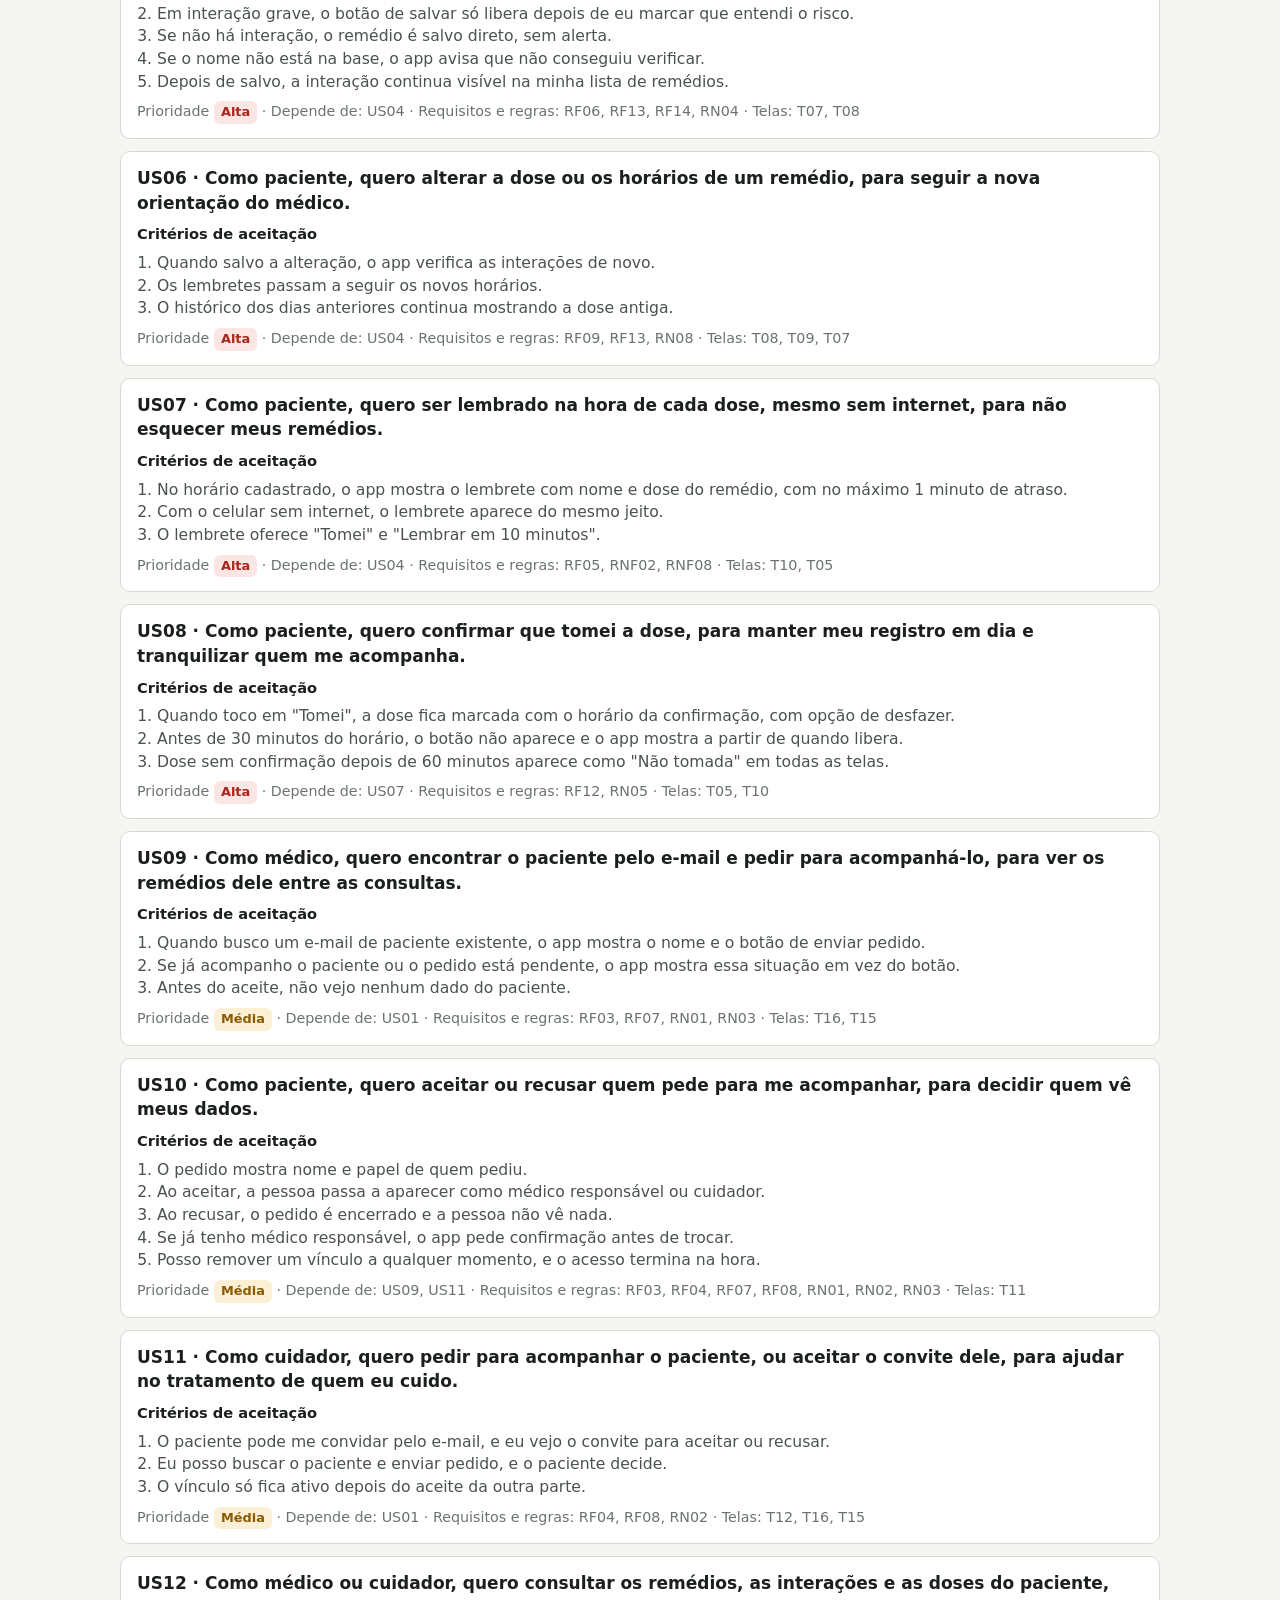
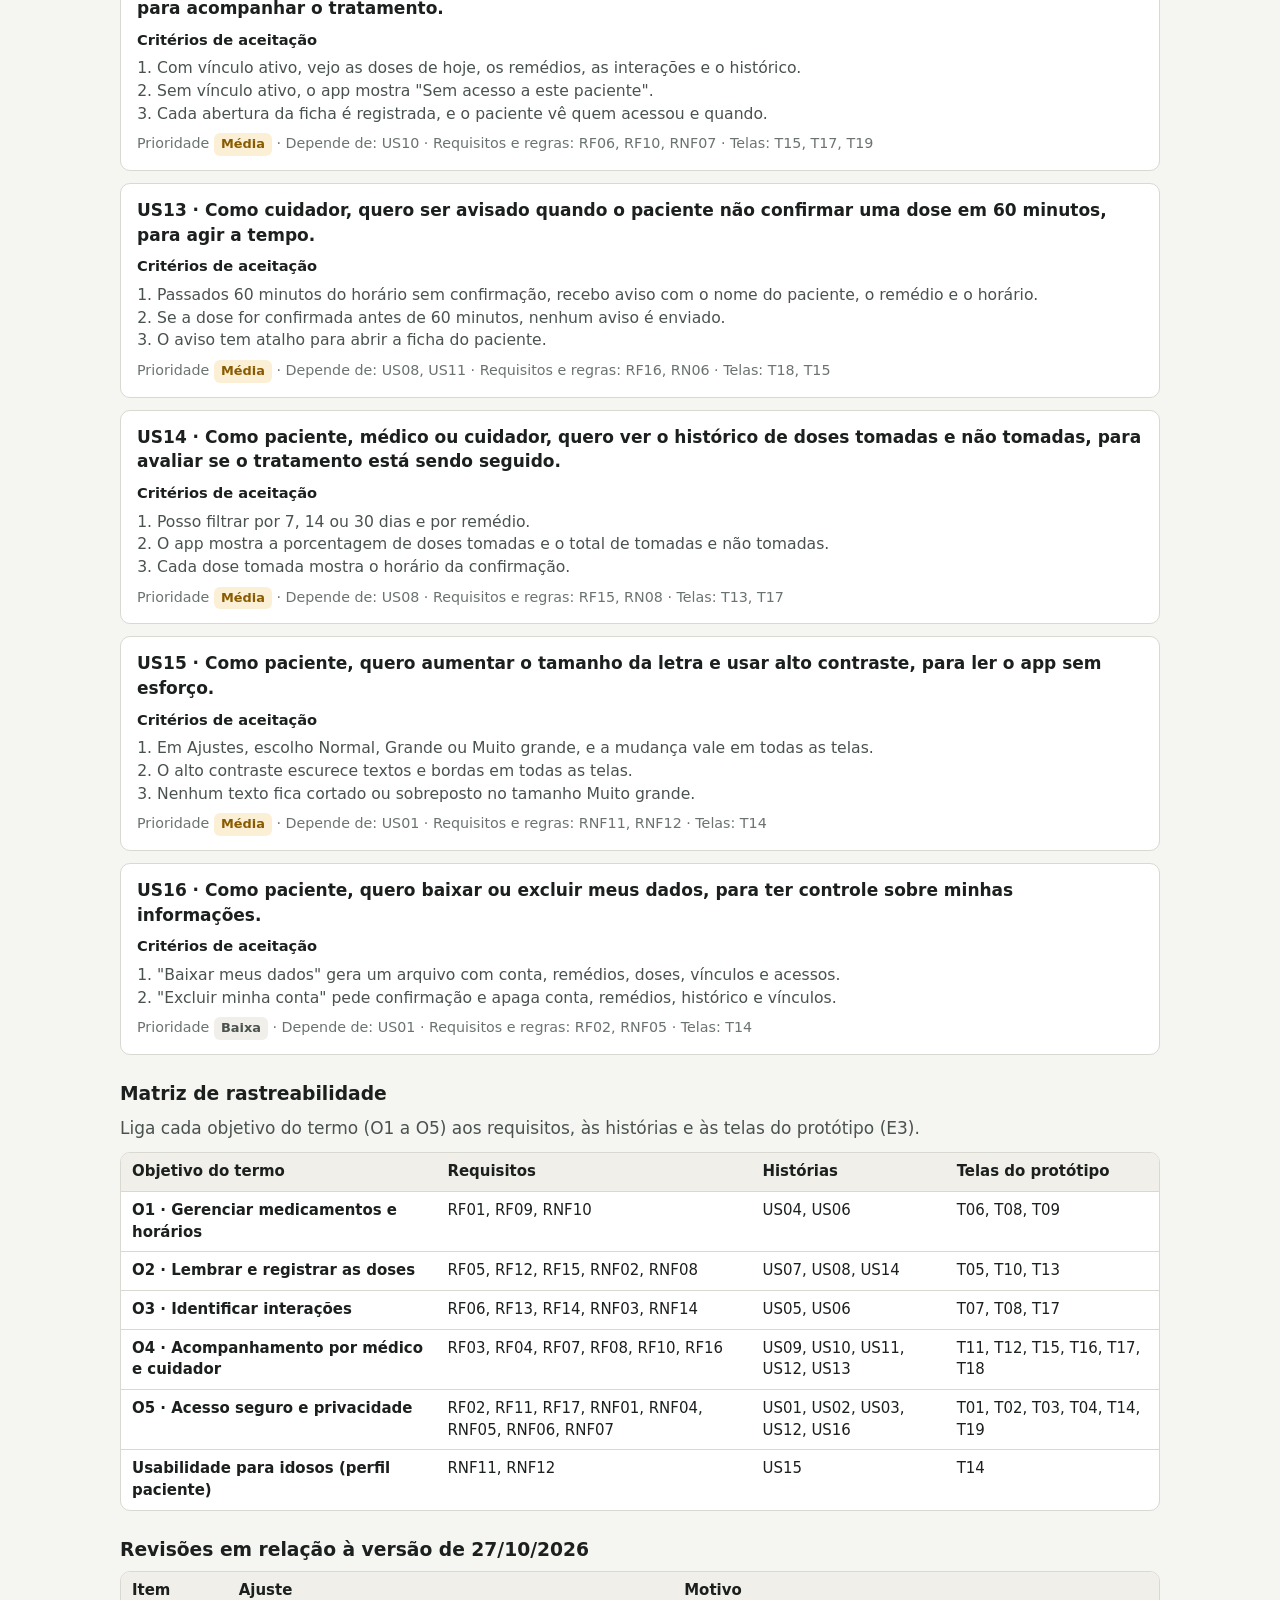
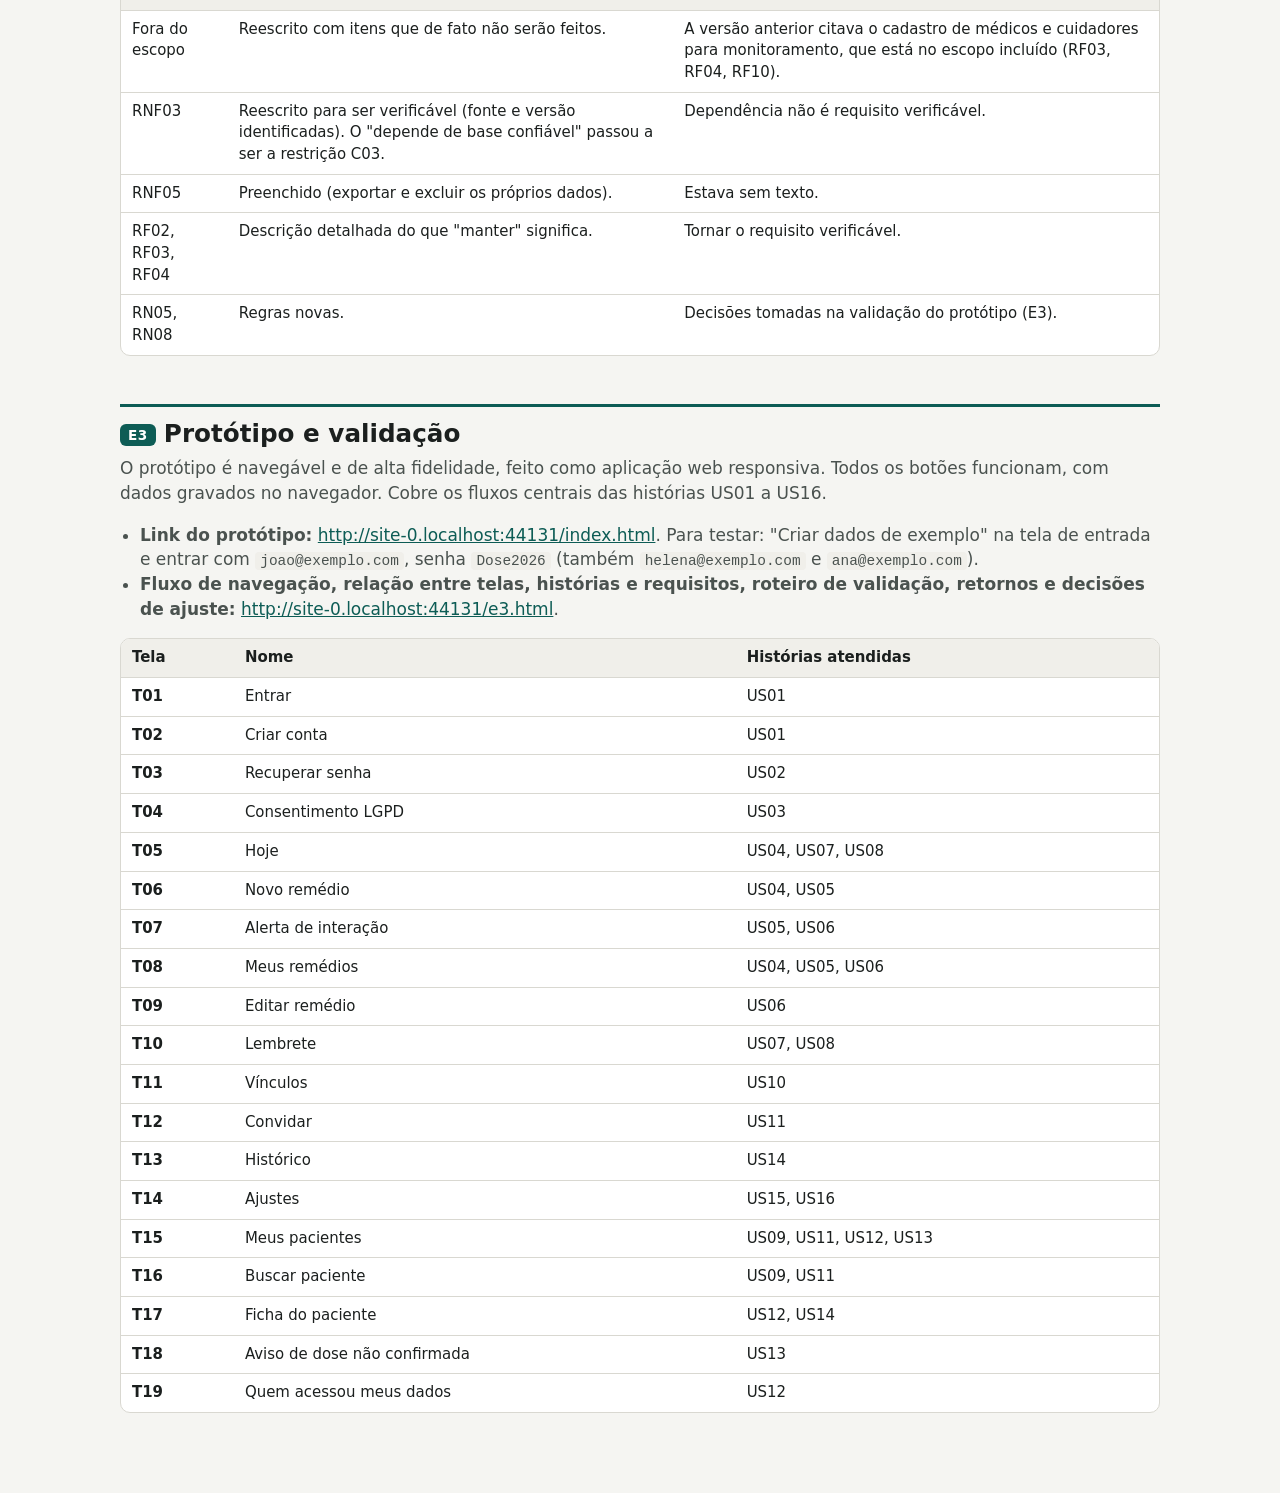
<file: trabalho.html>
<!DOCTYPE html>
<html lang="pt-BR">
<head>
<meta charset="utf-8">
<meta name="viewport" content="width=device-width, initial-scale=1">
<title>Dose Dupla · Trabalho final de Engenharia de Software (E1 a E3)</title>
<meta name="description" content="Termo de abertura, backlog, requisitos, histórias de usuário, rastreabilidade, protótipo e validação do Dose Dupla.">
<link rel="icon" href="icon.svg" type="image/svg+xml">
<link rel="stylesheet" href="css/app.css">
<style>
body{background:var(--canvas)}
.doc{max-width:1080px;margin:0 auto;padding:32px 20px 72px}
.capa{border-bottom:1px solid var(--border);padding-bottom:20px;margin-bottom:8px}
.capa h1{font-size:1.8rem;margin:10px 0 6px}
.doc h2{font-size:1.45rem;margin:48px 0 8px;padding-top:12px;border-top:3px solid var(--brand)}
.doc h3{font-size:1.1rem;margin:28px 0 10px}
.doc p,.doc li{color:var(--text-2)}
.doc ul{padding-left:20px}
.entrega{display:inline-block;font-size:.8rem;font-weight:800;letter-spacing:.04em;background:var(--brand);color:#fff;border-radius:var(--r1);padding:3px 8px;margin-right:8px;vertical-align:middle}
.indice{display:flex;flex-wrap:wrap;gap:8px;margin-top:16px}
.indice a{font-size:.9rem;font-weight:650;text-decoration:none;border:1px solid var(--border-strong);border-radius:999px;padding:6px 12px;background:var(--surface)}
.tbl{width:100%;overflow-x:auto;border:1px solid var(--border);border-radius:var(--r2);background:var(--surface);margin-bottom:8px}
table{border-collapse:collapse;width:100%;font-size:.88rem;min-width:700px}
th,td{border-bottom:1px solid var(--border);padding:8px 11px;text-align:left;vertical-align:top}
th{background:var(--surface-2);font-weight:700;color:var(--text);white-space:nowrap}
tr:last-child td{border-bottom:0}
td b{color:var(--text)}
.termo th{white-space:normal;width:26%}
.pri{display:inline-block;font-size:.76rem;font-weight:800;border-radius:var(--r1);padding:2px 7px;white-space:nowrap}
.p-alta{background:var(--danger-bg);color:var(--danger)} .p-media{background:var(--warning-bg);color:var(--warning)} .p-baixa{background:var(--surface-2);color:var(--text-2)}
.us{background:var(--surface);border:1px solid var(--border);border-radius:var(--r2);padding:14px 16px;margin-bottom:12px}
.us h4{margin:0 0 6px;font-size:1rem}
.us .meta{font-size:.84rem;color:var(--text-muted);margin-top:8px}
.us ol{margin:6px 0 0;padding-left:20px;font-size:.92rem}
.nota{font-size:.86rem;color:var(--text-muted)}
.acoes{display:flex;gap:8px;flex-wrap:wrap;margin-top:16px}
code{font-size:.85em;background:var(--surface-2);padding:1px 5px;border-radius:4px}
@media print{.acoes,.indice{display:none!important}.doc{padding:0;max-width:none}.doc h2{break-before:page}.tbl{overflow:visible;border:0}table{min-width:0;font-size:.78rem}.us{break-inside:avoid}}
</style>
</head>
<body>
<div class="doc">

<header class="capa">
  <div class="marca"><img src="icon.svg" alt="" width="30" height="30">Dose Dupla</div>
  <h1>Trabalho final de Engenharia de Software · E1, E2 e E3</h1>
  <p>Universidade Comunitária da Região de Chapecó · Curso de Sistemas de Informação · Componente curricular Engenharia de Software · Prof. Jonas Orso<br>
  Equipe: Camila Siviero, Leonardo Ribas, Eduarda Cristine Vargas, Gabriel Mezzomo Oliboni, Lucas Trentin Avila e Wellinton Davi da Costa<br>
  Versão 3.0 · 08/11/2026 · Chapecó, 2026</p>
  <div class="acoes"><a class="btn btn-primary" href="index.html">Abrir o protótipo</a><a class="btn btn-secondary" href="e3.html">Página da E3</a><button class="btn btn-secondary" onclick="window.print()">Imprimir / salvar PDF</button></div>
  <nav class="indice" aria-label="Seções">
    <a href="#e1">E1 · Termo de abertura</a><a href="#backlog">E1 · Backlog priorizado</a>
    <a href="#e2">E2 · Contexto e perfis</a><a href="#rf">E2 · Requisitos funcionais</a><a href="#rnf">E2 · Não funcionais</a>
    <a href="#rn">E2 · Regras, restrições e integrações</a><a href="#hist">E2 · Histórias de usuário</a><a href="#rast">E2 · Rastreabilidade</a>
    <a href="#e3">E3 · Protótipo e validação</a>
  </nav>
</header>

<!-- ======================= E1 ======================= -->
<h2 id="e1"><span class="entrega">E1</span>Termo de Abertura do Projeto</h2>
<div class="tbl termo"><table>
<tr><th>Nome do projeto</th><td>Dose Dupla</td></tr>
<tr><th>Equipe e integrantes</th><td>Camila Siviero, Leonardo Ribas, Eduarda Cristine Vargas, Gabriel Mezzomo Oliboni, Lucas Trentin Avila e Wellinton Davi da Costa</td></tr>
<tr><th>Versão e data</th><td>1.0 em 27/10/2026 · revisão 3.0 em 08/11/2026</td></tr>
<tr><th>Problema ou oportunidade</th><td>Pessoas que usam vários medicamentos de forma contínua, em geral idosas, esquecem horários, não registram o que tomaram e não sabem quando dois remédios podem interagir. O médico e o cuidador não têm como acompanhar o uso entre as consultas, então doses perdidas e combinações perigosas só aparecem quando já causaram problema.</td></tr>
<tr><th>Justificativa</th><td>Esquecer doses ou tomar no horário errado reduz o efeito do tratamento, e combinações de remédios receitados por médicos diferentes podem causar efeitos indesejados. Hoje o controle é feito de memória, em papel ou em alarmes soltos no celular, sem registro e sem ninguém acompanhando. Um aplicativo que lembra o horário, registra a dose, avisa sobre possíveis interações e deixa médico e cuidador autorizados acompanharem reduz esses erros e dá à família uma forma simples de ajudar.</td></tr>
<tr><th>Objetivo geral</th><td>Desenvolver um aplicativo para gerenciar medicamentos e horários, lembrar e registrar as doses e identificar possíveis interações, com acompanhamento de um médico responsável e de cuidadores autorizados pelo paciente.</td></tr>
<tr><th>Objetivos específicos (verificáveis)</th><td>
  <b>O1.</b> Permitir cadastrar, editar e encerrar medicamentos com dose e horários (RF01, RF09).<br>
  <b>O2.</b> Lembrar cada horário e registrar se a dose foi tomada, com histórico (RF05, RF12, RF15).<br>
  <b>O3.</b> Verificar e classificar possíveis interações a cada cadastro ou alteração (RF06, RF13, RF14).<br>
  <b>O4.</b> Permitir que médico e cuidador, só depois do aceite do paciente, consultem os dados e sejam avisados de doses não confirmadas (RF03, RF04, RF07, RF08, RF10, RF16).<br>
  <b>O5.</b> Proteger o acesso e os dados de saúde, conforme a LGPD (RF11, RF17, RNF01, RNF04, RNF06, RNF07).</td></tr>
<tr><th>Escopo incluído</th><td>Conta com e-mail e senha e recuperação de senha; consentimento para uso de dados de saúde; cadastro, edição e encerramento de medicamentos com dose e horários; lembretes nos horários; confirmação da dose e histórico de doses tomadas e não tomadas; verificação e classificação de interações (leve, moderada, grave); vínculo do paciente com um médico responsável e com cuidadores, por pedido ou convite, sempre com aceite; consulta dos dados pelo médico e cuidador autorizados, com registro de acesso; aviso ao cuidador quando a dose não é confirmada em 60 minutos; ajuste do tamanho da letra e do contraste.</td></tr>
<tr><th>Itens fora do escopo</th><td>Prescrição eletrônica ou emissão de receitas; diagnóstico ou recomendação de tratamento pelo aplicativo; compra, entrega ou controle de estoque de medicamentos; integração com farmácias, planos de saúde ou prontuário eletrônico; chat, vídeo ou telemedicina; mais de um médico responsável ao mesmo tempo; monitoramento por dispositivos vestíveis; versão para web administrativa de clínicas.</td></tr>
<tr><th>Partes interessadas</th><td>
  <b>Paciente (usuário principal):</b> quer lembrar os horários e tomar os remédios com segurança.<br>
  <b>Cuidador (familiar ou contratado):</b> quer saber se o paciente tomou os remédios e ser avisado quando não tomou.<br>
  <b>Médico responsável:</b> quer ver a lista de remédios, a adesão e as interações entre as consultas.<br>
  <b>Farmacêutico:</b> fonte de orientação sobre interações; valida o conteúdo da base de medicamentos.<br>
  <b>Equipe do projeto e professor:</b> desenvolvem e avaliam a solução.</td></tr>
<tr><th>Premissas</th><td>O paciente tem celular com Android ou iOS e sabe o básico de uso; as informações cadastradas pelo paciente são corretas; existe uma base de medicamentos e interações confiável que pode ser consultada; médico e cuidador também usam o aplicativo.</td></tr>
<tr><th>Restrições</th><td>Cumprimento da LGPD para dados de saúde; o aplicativo informa e alerta, mas não substitui orientação médica ou farmacêutica; prazo acadêmico do semestre (entregas até 08/12/2026) e equipe de 6 pessoas, sem orçamento para serviços pagos; interface utilizável por pessoas idosas.</td></tr>
<tr><th>Riscos iniciais</th><td>Ver tabela de riscos abaixo.</td></tr>
<tr><th>Aprovação do professor e data</th><td>&nbsp;</td></tr>
</table></div>

<h3>Riscos iniciais</h3>
<div class="tbl"><table>
<tr><th>ID</th><th>Risco</th><th>Probabilidade</th><th>Impacto</th><th>Resposta planejada</th></tr>
<tr><td><b>R1</b></td><td>Paciente cadastra o medicamento com nome ou dose errados.</td><td>Alta</td><td>Alto</td><td>Lista de sugestões ao digitar o nome; aviso quando o nome não está na base; aviso de remédio duplicado; médico vê a lista do paciente.</td></tr>
<tr><td><b>R2</b></td><td>Informação de interação imprecisa ou desatualizada.</td><td>Média</td><td>Alto</td><td>Base de fonte reconhecida, com versão e data exibidas; atualização da base sem nova versão do app (RNF14); alerta sempre orienta procurar o médico.</td></tr>
<tr><td><b>R3</b></td><td>Exposição indevida de dados de saúde.</td><td>Média</td><td>Alto</td><td>Acesso só depois do aceite do paciente, registro de cada acesso, senha com hash, HTTPS e consentimento (RNF01, RNF04, RNF06, RNF07).</td></tr>
<tr><td><b>R4</b></td><td>Lembrete não toca (celular sem internet ou app fechado).</td><td>Média</td><td>Alto</td><td>Lembretes agendados no próprio aparelho (RNF02); aviso ao cuidador após 60 minutos.</td></tr>
<tr><td><b>R5</b></td><td>Idoso não consegue usar a interface.</td><td>Média</td><td>Médio</td><td>Letra grande, botões de 48 px, alto contraste e validação com usuário representativo (E3).</td></tr>
<tr><td><b>R6</b></td><td>Atraso nas entregas por acúmulo com outras disciplinas.</td><td>Média</td><td>Médio</td><td>Entregas divididas por responsável e revisão da equipe antes de mover para "Em revisão".</td></tr>
</table></div>

<h3>Responsabilidades da equipe</h3>
<div class="tbl"><table>
<tr><th>Integrante</th><th>Responsabilidade principal</th><th>Apoio</th></tr>
<tr><td>Camila Siviero</td><td>Termo de abertura, escopo e riscos (E1)</td><td>Revisão final do relatório</td></tr>
<tr><td>Leonardo Ribas</td><td>Requisitos funcionais, não funcionais e regras de negócio (E2)</td><td>Casos de uso (E4)</td></tr>
<tr><td>Eduarda Cristine Vargas</td><td>Histórias de usuário e critérios de aceitação (E2)</td><td>Roteiro de validação (E3)</td></tr>
<tr><td>Gabriel Mezzomo Oliboni</td><td>Priorização, backlog e matriz de rastreabilidade (E1, E2)</td><td>Diagrama de classes (E5)</td></tr>
<tr><td>Lucas Trentin Avila</td><td>Protótipo navegável e publicação (E3)</td><td>Diagrama de atividades (E5)</td></tr>
<tr><td>Wellinton Davi da Costa</td><td>Condução e registro da validação com usuário (E3)</td><td>Apresentação e retrospectiva (E6)</td></tr>
</table></div>

<h3 id="backlog">Backlog inicial priorizado</h3>
<p>Resultados esperados em ordem de prioridade (MoSCoW: <b>M</b> obrigatório, <b>S</b> importante, <b>C</b> desejável). A ordem considera o valor para o paciente, o risco que o item reduz e a dependência entre itens: conta e consentimento vêm primeiro porque tudo depende deles; remédios e lembretes são o núcleo do problema; interações reduzem o risco mais grave; vínculos e acompanhamento dependem dos itens anteriores.</p>
<div class="tbl"><table>
<tr><th>#</th><th>Resultado esperado</th><th>MoSCoW</th><th>Justificativa</th><th>Requisitos</th><th>Histórias</th></tr>
<tr><td><b>B01</b></td><td>Conta, login, recuperação de senha e consentimento LGPD</td><td>M</td><td>Dependência de todos os demais itens; exigência legal.</td><td>RF02, RF11, RF17, RNF01, RNF04, RNF06</td><td>US01, US02, US03</td></tr>
<tr><td><b>B02</b></td><td>Cadastro e lista de medicamentos com dose e horários</td><td>M</td><td>Núcleo do produto; base para lembretes e interações.</td><td>RF01, RNF10</td><td>US04</td></tr>
<tr><td><b>B03</b></td><td>Verificação e classificação de interações</td><td>M</td><td>Reduz o maior risco à saúde do paciente.</td><td>RF06, RF13, RF14, RNF03, RNF14</td><td>US05</td></tr>
<tr><td><b>B04</b></td><td>Lembretes nos horários, inclusive sem internet</td><td>M</td><td>Resolve o esquecimento, dor principal do problema.</td><td>RF05, RNF02, RNF08</td><td>US07</td></tr>
<tr><td><b>B05</b></td><td>Confirmação de dose e histórico</td><td>M</td><td>Gera a informação que médico e cuidador acompanham.</td><td>RF12, RF15</td><td>US08, US14</td></tr>
<tr><td><b>B06</b></td><td>Edição de medicamentos com nova verificação</td><td>S</td><td>Mudança de dose é comum entre consultas.</td><td>RF09, RF13</td><td>US06</td></tr>
<tr><td><b>B07</b></td><td>Vínculo com médico responsável e cuidadores, com aceite</td><td>S</td><td>Habilita o acompanhamento; depende de B01.</td><td>RF03, RF04, RF07, RF08</td><td>US09, US10, US11</td></tr>
<tr><td><b>B08</b></td><td>Consulta dos dados pelo médico e cuidador, com registro de acesso</td><td>S</td><td>Entrega valor ao médico e ao cuidador; depende de B05 e B07.</td><td>RF10, RNF07</td><td>US12</td></tr>
<tr><td><b>B09</b></td><td>Aviso ao cuidador após 60 minutos sem confirmação</td><td>S</td><td>Reduz doses perdidas; depende de B04, B05 e B07.</td><td>RF16</td><td>US13</td></tr>
<tr><td><b>B10</b></td><td>Acessibilidade: tamanho da letra e contraste</td><td>S</td><td>Público idoso; reduz o risco R5.</td><td>RNF11, RNF12</td><td>US15</td></tr>
<tr><td><b>B11</b></td><td>Exportar e excluir os próprios dados</td><td>C</td><td>Direito do titular na LGPD; baixo esforço.</td><td>RNF05</td><td>US16</td></tr>
<tr><td><b>B12</b></td><td>Desempenho, disponibilidade e cópia de segurança</td><td>C</td><td>Necessário em produção; verificado na implementação.</td><td>RNF09, RNF13, RNF15, RNF16</td><td>—</td></tr>
</table></div>

<!-- ======================= E2 ======================= -->
<h2 id="e2"><span class="entrega">E2</span>Engenharia de Requisitos</h2>
<h3>Contexto do produto</h3>
<p>O Dose Dupla é um aplicativo para celular que ajuda o paciente a tomar seus remédios na hora certa e com segurança. O paciente cadastra cada remédio com dose e horários; o aplicativo lembra no horário, registra quando a dose é tomada e avisa se um remédio novo pode interagir com os que ele já usa. O paciente pode autorizar um médico responsável e cuidadores a acompanhar a lista de remédios e o histórico de doses, e o cuidador é avisado quando uma dose não é confirmada.</p>
<p>A história de uso que originou os requisitos é a do <b>Seu João</b>: ele cria a conta (passos 1 e 2), cadastra os remédios (3) e recebe alerta de interação classificado (4 e 5); a Dra. Helena e a cuidadora Ana pedem vínculo e ele aceita, ou ele mesmo convida (6 a 9); médica e cuidadora consultam a lista (10); o app lembra no horário mesmo sem internet (11), ele confirma a dose (12) e, se não confirmar em 60 minutos, a Ana é avisada (13); a médica muda a dose e o app verifica de novo (14); médica e cuidadora veem o histórico (15).</p>
<h3>Perfis envolvidos</h3>
<div class="tbl"><table>
<tr><th>Perfil</th><th>Quem é</th><th>Precisa de</th><th>O que pode fazer</th></tr>
<tr><td><b>Paciente</b></td><td>Pessoa que usa remédios de forma contínua, muitas vezes idosa (persona: Seu João).</td><td>Lembrete simples, letra grande, aviso claro de risco.</td><td>Cadastra e edita remédios, confirma doses, vê o histórico, aceita ou recusa vínculos, vê quem acessou seus dados.</td></tr>
<tr><td><b>Cuidador</b></td><td>Familiar ou profissional que ajuda o paciente (persona: Ana).</td><td>Saber se o paciente tomou e ser avisado quando não tomou.</td><td>Pede vínculo, consulta remédios e histórico, recebe aviso de dose não confirmada.</td></tr>
<tr><td><b>Médico responsável</b></td><td>Médico que acompanha o paciente (persona: Dra. Helena).</td><td>Ver a lista atual, a adesão e as interações entre consultas.</td><td>Pede vínculo, consulta remédios, interações e histórico.</td></tr>
<tr><td><b>Farmacêutico</b></td><td>Parte interessada indireta, não usa o app.</td><td>Base de interações correta.</td><td>Valida o conteúdo da base de medicamentos.</td></tr>
</table></div>

<h3 id="rf">Requisitos funcionais</h3>
<p class="nota">Prioridade: <span class="pri p-alta">Alta</span> obrigatório para o primeiro uso; <span class="pri p-media">Média</span> importante, depende de itens de alta; <span class="pri p-baixa">Baixa</span> desejável. Fonte: passo da história do Seu João (H1 a H15), termo de abertura (TA) ou parte interessada.</p>
<div class="tbl"><table id="t-rf"></table></div>

<h3 id="rnf">Requisitos não funcionais</h3>
<div class="tbl"><table id="t-rnf"></table></div>

<h3 id="rn">Regras de negócio</h3>
<div class="tbl"><table>
<tr><th>ID</th><th>Regra</th><th>Requisitos</th><th>Fonte</th></tr>
<tr><td><b>RN01</b></td><td>Médico ou cuidador só acessa os dados do paciente depois que o vínculo é aceito. Pedido recusado é encerrado sem nenhum acesso.</td><td>RF07, RF08, RF10</td><td>H7</td></tr>
<tr><td><b>RN02</b></td><td>Quem aceita o vínculo é sempre a outra parte: o paciente aceita pedidos de médico e cuidador; o convidado aceita convites do paciente.</td><td>RF07, RF08</td><td>H7, H9</td></tr>
<tr><td><b>RN03</b></td><td>O paciente tem no máximo um médico responsável ativo. Aceitar outro médico encerra o vínculo anterior. Pode ter vários cuidadores.</td><td>RF03, RF07</td><td>H6, H7</td></tr>
<tr><td><b>RN04</b></td><td>Toda interação encontrada é classificada como leve, moderada ou grave. Em interação grave, o paciente só salva depois de confirmar que entendeu o risco.</td><td>RF06, RF14</td><td>H5</td></tr>
<tr><td><b>RN05</b></td><td>A dose só pode ser confirmada a partir de 30 minutos antes do horário. Depois do horário, fica "aguardando" por 60 minutos e então passa a "não tomada".</td><td>RF12, RF15, RF16</td><td>H12, H13 (ajuste da validação E3)</td></tr>
<tr><td><b>RN06</b></td><td>Se a dose não for confirmada em até 60 minutos do horário, todos os cuidadores vinculados são avisados.</td><td>RF16</td><td>H13</td></tr>
<tr><td><b>RN07</b></td><td>Só o paciente cadastra, edita ou encerra os próprios remédios. Médico e cuidador apenas consultam.</td><td>RF01, RF09, RF10</td><td>H14</td></tr>
<tr><td><b>RN08</b></td><td>Ao mudar a dose, o histórico mantém a dose que valia em cada dia.</td><td>RF09, RF15</td><td>H14, H15</td></tr>
<tr><td><b>RN09</b></td><td>Senha com no mínimo 8 caracteres, com letras e números. E-mail único por conta.</td><td>RF11</td><td>H2</td></tr>
<tr><td><b>RN10</b></td><td>O link ou código de recuperação de senha vale por 30 minutos e é de uso único.</td><td>RF17</td><td>H2</td></tr>
</table></div>

<h3>Restrições</h3>
<div class="tbl"><table>
<tr><th>ID</th><th>Restrição</th><th>Origem</th></tr>
<tr><td><b>C01</b></td><td>Tratamento de dados pessoais e de saúde conforme a LGPD (Lei 13.709/2018): consentimento, finalidade, acesso do titular e exclusão.</td><td>Termo · premissas e restrições</td></tr>
<tr><td><b>C02</b></td><td>O aplicativo informa e alerta; não faz diagnóstico, não prescreve e não substitui orientação médica ou farmacêutica.</td><td>Termo · riscos</td></tr>
<tr><td><b>C03</b></td><td>A base de medicamentos e interações deve vir de fonte reconhecida e ter versão identificada.</td><td>Termo · premissas</td></tr>
<tr><td><b>C04</b></td><td>Funcionar em celulares Android e iOS.</td><td>RNF13</td></tr>
<tr><td><b>C05</b></td><td>Projeto acadêmico: prazo até 08/12/2026, equipe de 6 integrantes e sem orçamento para serviços pagos.</td><td>Termo · restrições</td></tr>
</table></div>

<h3>Integrações</h3>
<div class="tbl"><table>
<tr><th>ID</th><th>Integração</th><th>Uso</th><th>Requisitos</th></tr>
<tr><td><b>I01</b></td><td>Base de medicamentos e interações de fonte reconhecida</td><td>Reconhecer o princípio ativo e verificar interações. A base é atualizada sem nova versão do app.</td><td>RF06, RF13, RF14, RNF03, RNF14</td></tr>
<tr><td><b>I02</b></td><td>Serviço de envio de e-mail</td><td>Enviar o link de recuperação de senha e os convites de vínculo.</td><td>RF17, RF08</td></tr>
<tr><td><b>I03</b></td><td>Serviço de notificações do celular (Android e iOS)</td><td>Avisar o cuidador sobre dose não confirmada e entregar lembretes.</td><td>RF05, RF16, RNF08</td></tr>
</table></div>

<h3>Priorização justificada</h3>
<p>Os requisitos foram priorizados por três critérios, nesta ordem: <b>dependência</b> (o que outros requisitos precisam para existir), <b>risco</b> (o que evita dano à saúde ou exposição de dados) e <b>valor</b> (o quanto resolve a dor principal do paciente). Por isso conta, consentimento, cadastro de remédios, interações, lembretes e confirmação de dose são de prioridade alta: sem eles o produto não resolve o problema e não pode ser usado com segurança. Vínculos, consulta pelo médico e cuidador e aviso de 60 minutos são de prioridade média porque dependem dos anteriores, embora entreguem o diferencial do produto. Itens de infraestrutura que não mudam o uso no dia a dia ficam com prioridade baixa nesta fase.</p>

<h3 id="hist">Histórias de usuário</h3>
<p class="nota">Formato "Como … quero … para …", com critérios de aceitação objetivos (Dado / Quando / Então), prioridade, dependências e requisitos relacionados. Cada história é pequena o bastante para ser feita dentro de uma iteração.</p>
<div id="lista-us"></div>

<h3 id="rast">Matriz de rastreabilidade</h3>
<p>Liga cada objetivo do termo (O1 a O5) aos requisitos, às histórias e às telas do protótipo (E3).</p>
<div class="tbl"><table id="t-rast"></table></div>

<h3>Revisões em relação à versão de 27/10/2026</h3>
<div class="tbl"><table>
<tr><th>Item</th><th>Ajuste</th><th>Motivo</th></tr>
<tr><td>Fora do escopo</td><td>Reescrito com itens que de fato não serão feitos.</td><td>A versão anterior citava o cadastro de médicos e cuidadores para monitoramento, que está no escopo incluído (RF03, RF04, RF10).</td></tr>
<tr><td>RNF03</td><td>Reescrito para ser verificável (fonte e versão identificadas). O "depende de base confiável" passou a ser a restrição C03.</td><td>Dependência não é requisito verificável.</td></tr>
<tr><td>RNF05</td><td>Preenchido (exportar e excluir os próprios dados).</td><td>Estava sem texto.</td></tr>
<tr><td>RF02, RF03, RF04</td><td>Descrição detalhada do que "manter" significa.</td><td>Tornar o requisito verificável.</td></tr>
<tr><td>RN05, RN08</td><td>Regras novas.</td><td>Decisões tomadas na validação do protótipo (E3).</td></tr>
</table></div>

<!-- ======================= E3 ======================= -->
<h2 id="e3"><span class="entrega">E3</span>Protótipo e validação</h2>
<p>O protótipo é navegável e de alta fidelidade, feito como aplicação web responsiva. Todos os botões funcionam, com dados gravados no navegador. Cobre os fluxos centrais das histórias US01 a US16.</p>
<ul>
  <li><b>Link do protótipo:</b> <a href="index.html" class="link-abs">index.html</a>. Para testar: "Criar dados de exemplo" na tela de entrada e entrar com <code>joao@exemplo.com</code>, senha <code>Dose2026</code> (também <code>helena@exemplo.com</code> e <code>ana@exemplo.com</code>).</li>
  <li><b>Fluxo de navegação, relação entre telas, histórias e requisitos, roteiro de validação, retornos e decisões de ajuste:</b> <a href="e3.html" class="link-abs">página da E3</a>.</li>
</ul>
<div class="tbl"><table id="t-telas"></table></div>

</div>
<script>
const P = p => `<span class="pri p-${p === "Alta" ? "alta" : p === "Média" ? "media" : "baixa"}">${p}</span>`;
const RF = [
 ["RF01","O aplicativo deve permitir ao paciente cadastrar e listar seus medicamentos, com nome, dose, horários e observação.","Alta","H3","US04"],
 ["RF02","O aplicativo deve manter o usuário: cadastrar, consultar, alterar dados e excluir a conta, com o perfil paciente, médico (com CRM) ou cuidador.","Alta","H1, TA","US01, US16"],
 ["RF03","O aplicativo deve manter o médico responsável do paciente: registrar, exibir e encerrar o vínculo.","Média","H6, H7","US09, US10"],
 ["RF04","O aplicativo deve manter os cuidadores do paciente: registrar, exibir e encerrar cada vínculo.","Média","H8","US10, US11"],
 ["RF05","O aplicativo deve enviar notificação ao paciente em cada horário cadastrado.","Alta","H11","US07"],
 ["RF06","O aplicativo deve informar ao paciente, ao médico e ao cuidador as possíveis interações entre os medicamentos em uso.","Alta","H4, H5","US05, US12"],
 ["RF07","O aplicativo deve permitir vincular um médico responsável ao paciente, por pedido do médico ou convite do paciente, com aceite.","Média","H6, H7, H9","US09, US10"],
 ["RF08","O aplicativo deve permitir vincular cuidadores ao paciente, por pedido do cuidador ou convite do paciente, com aceite.","Média","H8, H9","US10, US11"],
 ["RF09","O aplicativo deve permitir ao paciente alterar a dose e os horários de um medicamento e encerrar o uso.","Alta","H14","US06"],
 ["RF10","O aplicativo deve permitir que o médico e o cuidador vinculados consultem os medicamentos, as interações e o histórico do paciente.","Média","H10","US12"],
 ["RF11","O aplicativo deve permitir criar conta e entrar com e-mail e senha.","Alta","H1, H2","US01"],
 ["RF12","O aplicativo deve permitir ao paciente registrar que tomou cada dose, com data e hora.","Alta","H12","US08"],
 ["RF13","O aplicativo deve verificar as interações sempre que um medicamento for cadastrado ou alterado.","Alta","H4, H14","US05, US06"],
 ["RF14","O aplicativo deve classificar cada interação encontrada como leve, moderada ou grave.","Alta","H5","US05"],
 ["RF15","O aplicativo deve exibir o histórico de doses tomadas e não tomadas, por período e por medicamento.","Média","H15","US14"],
 ["RF16","O aplicativo deve notificar os cuidadores quando uma dose não for confirmada em até 60 minutos do horário.","Média","H13","US13"],
 ["RF17","O aplicativo deve permitir recuperar a senha por e-mail.","Alta","H2","US02"],
];
const RNF = [
 ["RNF01","Segurança","Armazenar senhas somente com hash e salt, nunca em texto puro.","Alta","H1, TA","Inspecionar a base: nenhuma senha legível."],
 ["RNF02","Confiabilidade","Manter os lembretes funcionando sem conexão com a internet.","Alta","H11","Modo avião: o lembrete toca no horário."],
 ["RNF03","Confiabilidade","Usar base de medicamentos e interações de fonte reconhecida, com versão e data de atualização exibidas no alerta.","Alta","TA","O alerta mostra a fonte e a versão da base."],
 ["RNF04","Segurança","Enviar e receber dados somente por HTTPS.","Alta","TA","Toda requisição usa HTTPS; HTTP é recusado."],
 ["RNF05","Privacidade","Permitir que o usuário exporte e exclua seus próprios dados a qualquer momento.","Baixa","TA (LGPD)","Em Ajustes, baixar os dados gera arquivo; excluir remove a conta."],
 ["RNF06","Privacidade","Pedir permissão do usuário antes de usar os dados de saúde, conforme a LGPD.","Alta","TA","Sem aceite, nenhuma tela de dados abre."],
 ["RNF07","Segurança","Registrar um log a cada consulta do médico ou do cuidador aos dados do paciente, visível ao paciente.","Média","H10, TA","Abrir a ficha gera registro com quem e quando."],
 ["RNF08","Desempenho","Enviar a notificação de cada medicamento com no máximo 1 minuto de atraso.","Alta","H11","Medir a diferença entre o horário e a notificação."],
 ["RNF09","Desempenho","Abrir cada tela em até 3 segundos em 95% dos acessos.","Baixa","TA","Medição em teste com 20 aberturas por tela."],
 ["RNF10","Usabilidade","Permitir que um usuário novo cadastre um medicamento em até 3 minutos, sem ajuda.","Alta","H3","Teste com usuário cronometrado (E3)."],
 ["RNF11","Acessibilidade","Permitir aumentar o tamanho das letras em pelo menos 30%.","Média","Perfil paciente idoso","Ajustes oferece Normal, Grande e Muito grande."],
 ["RNF12","Acessibilidade","Usar textos e botões com contraste mínimo de 4,5:1 (WCAG AA) e oferecer modo de alto contraste.","Média","Perfil paciente idoso","Medir contraste com ferramenta de acessibilidade."],
 ["RNF13","Portabilidade","Funcionar em celulares com Android e iOS.","Baixa","TA","Executar os fluxos centrais nos dois sistemas."],
 ["RNF14","Manutenibilidade","Permitir atualizar a base de interações sem lançar nova versão do aplicativo.","Média","Risco R2","Trocar a base e ver o alerta mudar sem atualizar o app."],
 ["RNF15","Disponibilidade","Estar disponível pelo menos 99% do tempo em cada mês.","Baixa","TA","Monitoramento mensal de disponibilidade."],
 ["RNF16","Confiabilidade","Fazer cópia de segurança dos dados dos usuários todos os dias.","Baixa","TA","Conferir a existência da cópia diária e restaurar uma."],
];
document.getElementById("t-rf").innerHTML = "<tr><th>ID</th><th>Requisito</th><th>Prioridade</th><th>Fonte</th><th>Histórias</th></tr>" +
  RF.map(r => `<tr><td><b>${r[0]}</b></td><td>${r[1]}</td><td>${P(r[2])}</td><td>${r[3]}</td><td>${r[4]}</td></tr>`).join("");
document.getElementById("t-rnf").innerHTML = "<tr><th>ID</th><th>Categoria</th><th>Requisito</th><th>Prioridade</th><th>Fonte</th><th>Como verificar</th></tr>" +
  RNF.map(r => `<tr><td><b>${r[0]}</b></td><td>${r[1]}</td><td>${r[2]}</td><td>${P(r[3])}</td><td>${r[4]}</td><td>${r[5]}</td></tr>`).join("");

const US = [
 ["US01","Paciente","criar uma conta com e-mail e senha","acessar meus remédios em qualquer momento","Alta","—","RF02, RF11, RNF01, RN09","T01, T02",
  ["Dado um e-mail que já tem conta, quando eu tento criar a conta, então o app mostra \"Este e-mail já tem conta\" e não cria outra.",
   "Dada uma senha com menos de 8 caracteres ou sem número, quando eu salvo, então o app recusa e explica a regra.",
   "Dados nome, e-mail novo e senha válida, quando eu salvo, então a conta é criada e vou para a tela de consentimento."]],
 ["US02","Paciente","recuperar a senha pelo e-mail","voltar a usar o app se eu esquecer a senha","Alta","US01","RF17, RN10","T03",
  ["Quando informo o e-mail, então o app mostra a mesma mensagem exista ou não a conta.",
   "Dado o código recebido há menos de 30 minutos, quando informo o código e uma senha válida, então a senha é trocada e consigo entrar com ela.",
   "Dado um código vencido ou já usado, quando tento usar, então o app recusa e pede um novo."]],
 ["US03","Paciente","autorizar o uso dos meus dados de saúde antes de começar","saber como meus dados serão usados","Alta","US01","RNF06","T04",
  ["Enquanto eu não marcar o consentimento, o botão Continuar fica desabilitado e nenhuma tela de dados abre.",
   "Quando eu aceito, a data do consentimento fica registrada e aparece em Ajustes."]],
 ["US04","Paciente","cadastrar um remédio com nome, dose e horários","receber lembretes no horário certo","Alta","US03","RF01, RNF10","T05, T06, T08",
  ["Sem nome, dose ou pelo menos um horário, o app não salva e indica o campo que falta.",
   "Ao digitar o nome, o app sugere nomes da base de medicamentos.",
   "Depois de salvo, o remédio aparece na lista e suas doses aparecem na tela Hoje.",
   "Um usuário novo conclui o cadastro em até 3 minutos, sem ajuda."]],
 ["US05","Paciente","ser avisado se o remédio novo interage com os que eu já uso","evitar uma combinação perigosa","Alta","US04","RF06, RF13, RF14, RN04","T07, T08",
  ["Quando salvo um remédio que interage com outro da lista, o app mostra o par, a gravidade (leve, moderada ou grave) e o que pode acontecer.",
   "Em interação grave, o botão de salvar só libera depois de eu marcar que entendi o risco.",
   "Se não há interação, o remédio é salvo direto, sem alerta.",
   "Se o nome não está na base, o app avisa que não conseguiu verificar.",
   "Depois de salvo, a interação continua visível na minha lista de remédios."]],
 ["US06","Paciente","alterar a dose ou os horários de um remédio","seguir a nova orientação do médico","Alta","US04","RF09, RF13, RN08","T08, T09, T07",
  ["Quando salvo a alteração, o app verifica as interações de novo.",
   "Os lembretes passam a seguir os novos horários.",
   "O histórico dos dias anteriores continua mostrando a dose antiga."]],
 ["US07","Paciente","ser lembrado na hora de cada dose, mesmo sem internet","não esquecer meus remédios","Alta","US04","RF05, RNF02, RNF08","T10, T05",
  ["No horário cadastrado, o app mostra o lembrete com nome e dose do remédio, com no máximo 1 minuto de atraso.",
   "Com o celular sem internet, o lembrete aparece do mesmo jeito.",
   "O lembrete oferece \"Tomei\" e \"Lembrar em 10 minutos\"."]],
 ["US08","Paciente","confirmar que tomei a dose","manter meu registro em dia e tranquilizar quem me acompanha","Alta","US07","RF12, RN05","T05, T10",
  ["Quando toco em \"Tomei\", a dose fica marcada com o horário da confirmação, com opção de desfazer.",
   "Antes de 30 minutos do horário, o botão não aparece e o app mostra a partir de quando libera.",
   "Dose sem confirmação depois de 60 minutos aparece como \"Não tomada\" em todas as telas."]],
 ["US09","Médico","encontrar o paciente pelo e-mail e pedir para acompanhá-lo","ver os remédios dele entre as consultas","Média","US01","RF03, RF07, RN01, RN03","T16, T15",
  ["Quando busco um e-mail de paciente existente, o app mostra o nome e o botão de enviar pedido.",
   "Se já acompanho o paciente ou o pedido está pendente, o app mostra essa situação em vez do botão.",
   "Antes do aceite, não vejo nenhum dado do paciente."]],
 ["US10","Paciente","aceitar ou recusar quem pede para me acompanhar","decidir quem vê meus dados","Média","US09, US11","RF03, RF04, RF07, RF08, RN01, RN02, RN03","T11",
  ["O pedido mostra nome e papel de quem pediu.",
   "Ao aceitar, a pessoa passa a aparecer como médico responsável ou cuidador.",
   "Ao recusar, o pedido é encerrado e a pessoa não vê nada.",
   "Se já tenho médico responsável, o app pede confirmação antes de trocar.",
   "Posso remover um vínculo a qualquer momento, e o acesso termina na hora."]],
 ["US11","Cuidador","pedir para acompanhar o paciente, ou aceitar o convite dele","ajudar no tratamento de quem eu cuido","Média","US01","RF04, RF08, RN02","T12, T16, T15",
  ["O paciente pode me convidar pelo e-mail, e eu vejo o convite para aceitar ou recusar.",
   "Eu posso buscar o paciente e enviar pedido, e o paciente decide.",
   "O vínculo só fica ativo depois do aceite da outra parte."]],
 ["US12","Médico ou cuidador","consultar os remédios, as interações e as doses do paciente","acompanhar o tratamento","Média","US10","RF06, RF10, RNF07","T15, T17, T19",
  ["Com vínculo ativo, vejo as doses de hoje, os remédios, as interações e o histórico.",
   "Sem vínculo ativo, o app mostra \"Sem acesso a este paciente\".",
   "Cada abertura da ficha é registrada, e o paciente vê quem acessou e quando."]],
 ["US13","Cuidador","ser avisado quando o paciente não confirmar uma dose em 60 minutos","agir a tempo","Média","US08, US11","RF16, RN06","T18, T15",
  ["Passados 60 minutos do horário sem confirmação, recebo aviso com o nome do paciente, o remédio e o horário.",
   "Se a dose for confirmada antes de 60 minutos, nenhum aviso é enviado.",
   "O aviso tem atalho para abrir a ficha do paciente."]],
 ["US14","Paciente, médico ou cuidador","ver o histórico de doses tomadas e não tomadas","avaliar se o tratamento está sendo seguido","Média","US08","RF15, RN08","T13, T17",
  ["Posso filtrar por 7, 14 ou 30 dias e por remédio.",
   "O app mostra a porcentagem de doses tomadas e o total de tomadas e não tomadas.",
   "Cada dose tomada mostra o horário da confirmação."]],
 ["US15","Paciente","aumentar o tamanho da letra e usar alto contraste","ler o app sem esforço","Média","US01","RNF11, RNF12","T14",
  ["Em Ajustes, escolho Normal, Grande ou Muito grande, e a mudança vale em todas as telas.",
   "O alto contraste escurece textos e bordas em todas as telas.",
   "Nenhum texto fica cortado ou sobreposto no tamanho Muito grande."]],
 ["US16","Paciente","baixar ou excluir meus dados","ter controle sobre minhas informações","Baixa","US01","RF02, RNF05","T14",
  ["\"Baixar meus dados\" gera um arquivo com conta, remédios, doses, vínculos e acessos.",
   "\"Excluir minha conta\" pede confirmação e apaga conta, remédios, histórico e vínculos."]],
];
document.getElementById("lista-us").innerHTML = US.map(u => `<div class="us" id="${u[0]}">
  <h4>${u[0]} · Como <b>${u[1].toLowerCase()}</b>, quero ${u[2]}, para ${u[3]}.</h4>
  <b class="small">Critérios de aceitação</b><ol>${u[8].map(c => `<li>${c}</li>`).join("")}</ol>
  <div class="meta">Prioridade ${P(u[4])} · Depende de: ${u[5]} · Requisitos e regras: ${u[6]} · Telas: ${u[7]}</div></div>`).join("");

const OBJ = [
 ["O1 · Gerenciar medicamentos e horários", "RF01, RF09, RNF10", "US04, US06", "T06, T08, T09"],
 ["O2 · Lembrar e registrar as doses", "RF05, RF12, RF15, RNF02, RNF08", "US07, US08, US14", "T05, T10, T13"],
 ["O3 · Identificar interações", "RF06, RF13, RF14, RNF03, RNF14", "US05, US06", "T07, T08, T17"],
 ["O4 · Acompanhamento por médico e cuidador", "RF03, RF04, RF07, RF08, RF10, RF16", "US09, US10, US11, US12, US13", "T11, T12, T15, T16, T17, T18"],
 ["O5 · Acesso seguro e privacidade", "RF02, RF11, RF17, RNF01, RNF04, RNF05, RNF06, RNF07", "US01, US02, US03, US12, US16", "T01, T02, T03, T04, T14, T19"],
 ["Usabilidade para idosos (perfil paciente)", "RNF11, RNF12", "US15", "T14"],
];
document.getElementById("t-rast").innerHTML = "<tr><th>Objetivo do termo</th><th>Requisitos</th><th>Histórias</th><th>Telas do protótipo</th></tr>" +
  OBJ.map(o => `<tr><td><b>${o[0]}</b></td><td>${o[1]}</td><td>${o[2]}</td><td>${o[3]}</td></tr>`).join("");

const TELAS = [["T01","Entrar","US01"],["T02","Criar conta","US01"],["T03","Recuperar senha","US02"],["T04","Consentimento LGPD","US03"],["T05","Hoje","US04, US07, US08"],["T06","Novo remédio","US04, US05"],["T07","Alerta de interação","US05, US06"],["T08","Meus remédios","US04, US05, US06"],["T09","Editar remédio","US06"],["T10","Lembrete","US07, US08"],["T11","Vínculos","US10"],["T12","Convidar","US11"],["T13","Histórico","US14"],["T14","Ajustes","US15, US16"],["T15","Meus pacientes","US09, US11, US12, US13"],["T16","Buscar paciente","US09, US11"],["T17","Ficha do paciente","US12, US14"],["T18","Aviso de dose não confirmada","US13"],["T19","Quem acessou meus dados","US12"]];
document.getElementById("t-telas").innerHTML = "<tr><th>Tela</th><th>Nome</th><th>Histórias atendidas</th></tr>" +
  TELAS.map(t => `<tr><td><b>${t[0]}</b></td><td>${t[1]}</td><td>${t[2]}</td></tr>`).join("");
document.querySelectorAll(".link-abs").forEach(a => { if (location.protocol.startsWith("http")) a.textContent = new URL(a.getAttribute("href"), location.href).href; });
</script>
</body>
</html>
</file>
<file: css/app.css>
/* Dose Dupla — tokens e componentes
   Direção visual: confiável, calma, legível. Evitar: infantil, clínica fria, chamativa.
   Público inclui idosos: texto base grande, alvos de toque >= 48px, contraste AA. */
:root{
  --canvas:#f5f5f2; --surface:#ffffff; --surface-2:#f0efea;
  --text:#1b1f1e; --text-2:#4a524f; --text-muted:#6b7370; --text-inverse:#ffffff;
  --border:#d9d8d1; --border-strong:#a9aca6;
  --brand:#0d5c55; --brand-hover:#0a4a44; --brand-soft:#e3efec;
  --success:#1d6b3a; --success-bg:#e4f2e8;
  --warning:#8a5a00; --warning-bg:#fbf0d5;
  --danger:#a8261d; --danger-bg:#fbe6e3;
  --info:#1f4f7a; --info-bg:#e5eef6;
  --sev-leve:#7a5d00; --sev-leve-bg:#fbf3d0;
  --sev-mod:#9a4a05; --sev-mod-bg:#fde8d6;
  --sev-grave:#a8261d; --sev-grave-bg:#fbe3e0;
  --s1:4px; --s2:8px; --s3:12px; --s4:16px; --s5:24px; --s6:32px; --s7:48px;
  --r1:6px; --r2:10px; --r3:14px;
  --sh1:0 1px 2px rgba(20,30,28,.06); --sh2:0 8px 28px rgba(20,30,28,.18);
  --fs:17px; --escala:1;
  --font:"Segoe UI",system-ui,-apple-system,Roboto,"Helvetica Neue",Arial,sans-serif;
  --z-nav:20; --z-modal:50; --z-toast:60;
}
html{font-size:calc(var(--fs) * var(--escala))}
html.contraste{--text-2:#1b1f1e;--text-muted:#2f3533;--border:#6f736f;--border-strong:#1b1f1e;--brand:#083f3a;--canvas:#fff;--surface-2:#fff}
*{box-sizing:border-box}
body{margin:0;font-family:var(--font);color:var(--text);background:var(--canvas);line-height:1.45;-webkit-font-smoothing:antialiased}
h1,h2,h3{line-height:1.2;margin:0}
[tabindex="-1"]:focus{outline:none}
.linha2{margin-top:4px;display:flex;flex-wrap:wrap;gap:6px;align-items:center}
h1{font-size:1.55rem;font-weight:700}
h2{font-size:1.2rem;font-weight:700}
h3{font-size:1.02rem;font-weight:650}
p{margin:0 0 var(--s3)}
a{color:var(--brand)}
:focus-visible{outline:3px solid #f0b429;outline-offset:2px}
.sr{position:absolute;width:1px;height:1px;overflow:hidden;clip:rect(0 0 0 0)}
.muted{color:var(--text-muted)} .t2{color:var(--text-2)} .small{font-size:.86rem}
.stack>*+*{margin-top:var(--s3)} .row{display:flex;align-items:center;gap:var(--s3)} .grow{flex:1;min-width:0}
.wrap{flex-wrap:wrap}

/* ---------- layout ---------- */
.shell{min-height:100vh;display:flex}
.side{display:none}
.main{flex:1;min-width:0;display:flex;flex-direction:column}
.topbar{position:sticky;top:0;z-index:var(--z-nav);background:var(--surface);border-bottom:1px solid var(--border);display:flex;align-items:center;gap:var(--s2);padding:var(--s2) var(--s4);min-height:60px}
.topbar h1{font-size:1.15rem}
.content{width:100%;max-width:820px;margin:0 auto;padding:var(--s5) var(--s4) 110px}
.bottomnav{position:fixed;bottom:0;left:0;right:0;z-index:var(--z-nav);background:var(--surface);border-top:1px solid var(--border);display:flex;padding-bottom:env(safe-area-inset-bottom)}
.bottomnav a{flex:1;display:flex;flex-direction:column;align-items:center;gap:2px;padding:8px 2px 10px;color:var(--text-muted);text-decoration:none;font-size:.74rem;font-weight:600;min-height:58px;position:relative}
.bottomnav a[aria-current=page]{color:var(--brand)}
.bottomnav svg{width:24px;height:24px}
.side nav svg{width:22px;height:22px;flex-shrink:0}
.bottomnav a[aria-current=page]::before{content:"";position:absolute;top:0;left:25%;right:25%;height:3px;background:var(--brand);border-radius:0 0 3px 3px}
.badge-dot{position:absolute;top:6px;left:calc(50% + 8px);min-width:18px;height:18px;border-radius:9px;background:var(--danger);color:#fff;font-size:.68rem;display:flex;align-items:center;justify-content:center;padding:0 5px}
@media (min-width:900px){
  .side{display:flex;flex-direction:column;width:250px;flex-shrink:0;background:var(--surface);border-right:1px solid var(--border);position:sticky;top:0;height:100vh;padding:var(--s4)}
  .side .marca{padding:var(--s2) var(--s2) var(--s5)}
  .side nav a{display:flex;align-items:center;gap:var(--s3);padding:10px 12px;border-radius:var(--r1);color:var(--text-2);text-decoration:none;font-weight:600;margin-bottom:2px;position:relative}
  .side nav a:hover{background:var(--surface-2)}
  .side nav a[aria-current=page]{background:var(--brand-soft);color:var(--brand)}
  .side nav .badge-dot{position:static;margin-left:auto}
  .side .rodape{margin-top:auto;border-top:1px solid var(--border);padding-top:var(--s3)}
  .bottomnav{display:none}
  .content{padding:var(--s6) var(--s6) var(--s7)}
  .topbar{padding:var(--s3) var(--s6)}
}
.marca{display:flex;align-items:center;gap:10px;font-weight:800;font-size:1.15rem;color:var(--brand)}
.marca svg{width:30px;height:30px}

/* ---------- componentes ---------- */
.btn{display:inline-flex;align-items:center;justify-content:center;gap:8px;min-height:48px;padding:0 20px;border-radius:var(--r2);border:1.5px solid transparent;font:inherit;font-weight:650;font-size:1rem;cursor:pointer;text-decoration:none;white-space:nowrap}
.btn svg{width:20px;height:20px;flex-shrink:0}
.btn-primary{background:var(--brand);color:var(--text-inverse)} .btn-primary:hover{background:var(--brand-hover)}
.btn-secondary{background:var(--surface);color:var(--brand);border-color:var(--border-strong)} .btn-secondary:hover{background:var(--surface-2)}
.btn-ghost{background:transparent;color:var(--brand);padding:0 12px} .btn-ghost:hover{background:var(--surface-2)}
.btn-danger{background:var(--danger);color:#fff}
.btn-danger-outline{background:var(--surface);color:var(--danger);border-color:var(--danger)}
.btn-sm{min-height:40px;padding:0 14px;font-size:.92rem}
.btn-block{width:100%}
.btn:disabled{opacity:.5;cursor:not-allowed}
.btn.carregando{pointer-events:none;opacity:.7}
.icon-btn{width:44px;height:44px;display:inline-flex;align-items:center;justify-content:center;border-radius:var(--r2);border:0;background:transparent;color:var(--text);cursor:pointer}
.icon-btn:hover{background:var(--surface-2)} .icon-btn svg{width:24px;height:24px}

.field{margin-bottom:var(--s4)}
.field label,.label{display:block;font-weight:650;margin-bottom:6px}
.field .hint{font-size:.86rem;color:var(--text-muted);margin-top:4px}
.field .err{font-size:.88rem;color:var(--danger);margin-top:6px;font-weight:600;display:flex;gap:6px;align-items:flex-start}
.field .err svg{width:18px;height:18px;flex-shrink:0;margin-top:1px}
input,select,textarea{width:100%;min-height:48px;padding:10px 12px;font:inherit;font-size:1rem;color:var(--text);background:var(--surface);border:1.5px solid var(--border-strong);border-radius:var(--r1)}
textarea{min-height:80px;resize:vertical}
input:focus,select:focus,textarea:focus{outline:none;border-color:var(--brand);box-shadow:0 0 0 3px var(--brand-soft)}
input[aria-invalid=true]{border-color:var(--danger)}
.radio-group{display:grid;gap:8px}
.radio-card{display:flex;gap:12px;align-items:flex-start;border:1.5px solid var(--border);border-radius:var(--r2);padding:12px 14px;cursor:pointer;background:var(--surface)}
.radio-card input{width:22px;min-height:22px;height:22px;padding:0;margin:1px 0 0;accent-color:var(--brand);flex-shrink:0}
.radio-card:has(input:checked){border-color:var(--brand);background:var(--brand-soft)}
.check{display:flex;gap:10px;align-items:flex-start;cursor:pointer}
.check input{width:22px;min-height:22px;height:22px;padding:0;margin:1px 0 0;accent-color:var(--brand);flex-shrink:0}

.panel{background:var(--surface);border:1px solid var(--border);border-radius:var(--r3);box-shadow:var(--sh1)}
.panel-h{padding:var(--s4) var(--s4) 0;display:flex;align-items:center;justify-content:space-between;gap:var(--s3)}
.panel-b{padding:var(--s4)}
.section{margin-top:var(--s5)}
.section>h2{margin-bottom:var(--s3)}
.list{list-style:none;margin:0;padding:0}
.list>li{display:flex;align-items:center;gap:var(--s3);padding:14px var(--s4);border-top:1px solid var(--border)}
.list>li:first-child{border-top:0}
.list .hora{font-variant-numeric:tabular-nums;font-weight:750;font-size:1.15rem;width:3.4em;flex-shrink:0}
.list a.li-link{display:flex;align-items:center;gap:var(--s3);color:inherit;text-decoration:none;flex:1;min-width:0}
.trunc{overflow:hidden;text-overflow:ellipsis;white-space:nowrap}

.status{display:inline-flex;align-items:center;gap:5px;font-size:.84rem;font-weight:700;border-radius:999px;padding:3px 10px 3px 8px;white-space:nowrap}
.status svg{width:15px;height:15px}
.st-tomada{background:var(--success-bg);color:var(--success)}
.st-pendente{background:var(--surface-2);color:var(--text-2)}
.st-atrasada{background:var(--warning-bg);color:var(--warning)}
.st-nao_tomada{background:var(--danger-bg);color:var(--danger)}
.st-info{background:var(--info-bg);color:var(--info)}
.sev{display:inline-block;font-size:.78rem;font-weight:800;letter-spacing:.04em;text-transform:uppercase;border-radius:var(--r1);padding:3px 8px}
.sev-leve{background:var(--sev-leve-bg);color:var(--sev-leve)} .sev-moderada{background:var(--sev-mod-bg);color:var(--sev-mod)} .sev-grave{background:var(--sev-grave-bg);color:var(--sev-grave)}
.inter{border:1.5px solid var(--border);border-left-width:6px;border-radius:var(--r2);padding:12px 14px}
.inter.leve{border-left-color:var(--sev-leve)} .inter.moderada{border-left-color:var(--sev-mod)} .inter.grave{border-left-color:var(--sev-grave)}

.alert{display:flex;gap:12px;align-items:flex-start;border-radius:var(--r2);padding:12px 14px;font-size:.95rem}
.alert svg{width:22px;height:22px;flex-shrink:0;margin-top:1px}
.alert-info{background:var(--info-bg);color:var(--info)}
.alert-ok{background:var(--success-bg);color:var(--success)}
.alert-warn{background:var(--warning-bg);color:var(--warning)}
.alert-danger{background:var(--danger-bg);color:var(--danger)}
.alert .btn{margin-top:8px}

.proxima{display:flex;align-items:center;gap:var(--s4);padding:var(--s4);border-radius:var(--r3);background:var(--brand);color:var(--text-inverse)}
.proxima .h{font-size:2.2rem;font-weight:800;font-variant-numeric:tabular-nums;line-height:1}
.proxima .btn{background:#fff;color:var(--brand)}
.proxima .btn:hover{background:#eef6f4}
@media (max-width:480px){.proxima{flex-wrap:wrap}.proxima .btn{width:100%}}

.empty{text-align:center;padding:var(--s6) var(--s4);color:var(--text-2)}
.empty svg{width:44px;height:44px;color:var(--text-muted);margin-bottom:var(--s2)}
.empty h3{margin-bottom:6px}

.chips{display:flex;flex-wrap:wrap;gap:8px}
.chip{display:inline-flex;align-items:center;gap:4px;background:var(--brand-soft);color:var(--brand);font-weight:700;border-radius:999px;padding:4px 4px 4px 12px;font-variant-numeric:tabular-nums}
.chip button{width:32px;height:32px;border:0;background:transparent;color:inherit;border-radius:50%;cursor:pointer;display:flex;align-items:center;justify-content:center}
.chip button:hover{background:rgba(13,92,85,.12)} .chip svg{width:16px;height:16px}

.seg{display:inline-flex;border:1.5px solid var(--border-strong);border-radius:var(--r2);overflow:hidden;flex-wrap:wrap}
.seg button{border:0;background:var(--surface);font:inherit;font-weight:650;padding:10px 16px;min-height:46px;cursor:pointer;color:var(--text-2)}
.seg button+button{border-left:1.5px solid var(--border-strong)}
.seg button[aria-pressed=true]{background:var(--brand);color:#fff}

.tabs{display:flex;gap:4px;border-bottom:1px solid var(--border);margin-bottom:var(--s4);overflow-x:auto}
.tabs button{border:0;background:none;font:inherit;font-weight:650;color:var(--text-muted);padding:10px 14px;border-bottom:3px solid transparent;cursor:pointer;white-space:nowrap;min-height:46px}
.tabs button[aria-selected=true]{color:var(--brand);border-bottom-color:var(--brand)}

.kpis{display:grid;grid-template-columns:repeat(3,1fr);gap:1px;background:var(--border);border:1px solid var(--border);border-radius:var(--r3);overflow:hidden}
.kpis div{background:var(--surface);padding:12px 14px}
.kpis b{display:block;font-size:1.4rem;font-variant-numeric:tabular-nums}
.kpis span{font-size:.82rem;color:var(--text-muted)}

.dia{margin-top:var(--s4)}
.dia h3{font-size:.95rem;color:var(--text-2);margin-bottom:6px}

/* auth */
.auth{min-height:100vh;display:grid;place-items:center;padding:var(--s5) var(--s4)}
.auth-box{width:100%;max-width:440px}
.auth-box .marca{justify-content:center;font-size:1.5rem;margin-bottom:6px}
.auth-box .marca svg{width:40px;height:40px}
.auth-sub{text-align:center;color:var(--text-2);margin-bottom:var(--s5)}
.divisor{display:flex;align-items:center;gap:12px;color:var(--text-muted);font-size:.86rem;margin:var(--s4) 0}
.divisor::before,.divisor::after{content:"";flex:1;height:1px;background:var(--border)}
.demo{border:1.5px dashed var(--border-strong);border-radius:var(--r2);padding:var(--s4);margin-top:var(--s5);font-size:.92rem}
.demo code{background:var(--surface-2);padding:1px 6px;border-radius:4px;font-size:.9em}

/* modal / toast */
.modal-bg{position:fixed;inset:0;background:rgba(15,22,20,.5);z-index:var(--z-modal);display:flex;align-items:flex-end;justify-content:center}
.modal{background:var(--surface);width:100%;max-width:560px;max-height:92vh;overflow:auto;border-radius:var(--r3) var(--r3) 0 0;box-shadow:var(--sh2);padding:var(--s5) var(--s4) calc(var(--s4) + env(safe-area-inset-bottom))}
@media (min-width:640px){.modal-bg{align-items:center;padding:var(--s4)}.modal{border-radius:var(--r3);padding:var(--s5)}}
.modal h2{margin-bottom:var(--s3)}
.modal-acoes{display:flex;gap:var(--s2);flex-direction:column-reverse;margin-top:var(--s5)}
@media (min-width:640px){.modal-acoes{flex-direction:row;justify-content:flex-end}}
.toast{position:fixed;left:50%;transform:translateX(-50%);bottom:84px;z-index:var(--z-toast);background:#1b1f1e;color:#fff;padding:12px 16px;border-radius:var(--r2);box-shadow:var(--sh2);display:flex;gap:12px;align-items:center;max-width:calc(100vw - 32px);font-size:.95rem}
.toast button{background:none;border:0;color:#9fe0d6;font:inherit;font-weight:700;cursor:pointer;padding:6px}
@media (min-width:900px){.toast{bottom:32px}}
.tela-id{position:fixed;right:10px;bottom:76px;z-index:5;background:#1b1f1e;color:#fff;font-size:.72rem;font-weight:700;padding:3px 8px;border-radius:4px;opacity:.75}
@media (min-width:900px){.tela-id{bottom:12px}}
@media (prefers-reduced-motion:no-preference){.modal{animation:sobe .18s ease-out}@keyframes sobe{from{transform:translateY(16px);opacity:0}}}
</file>
